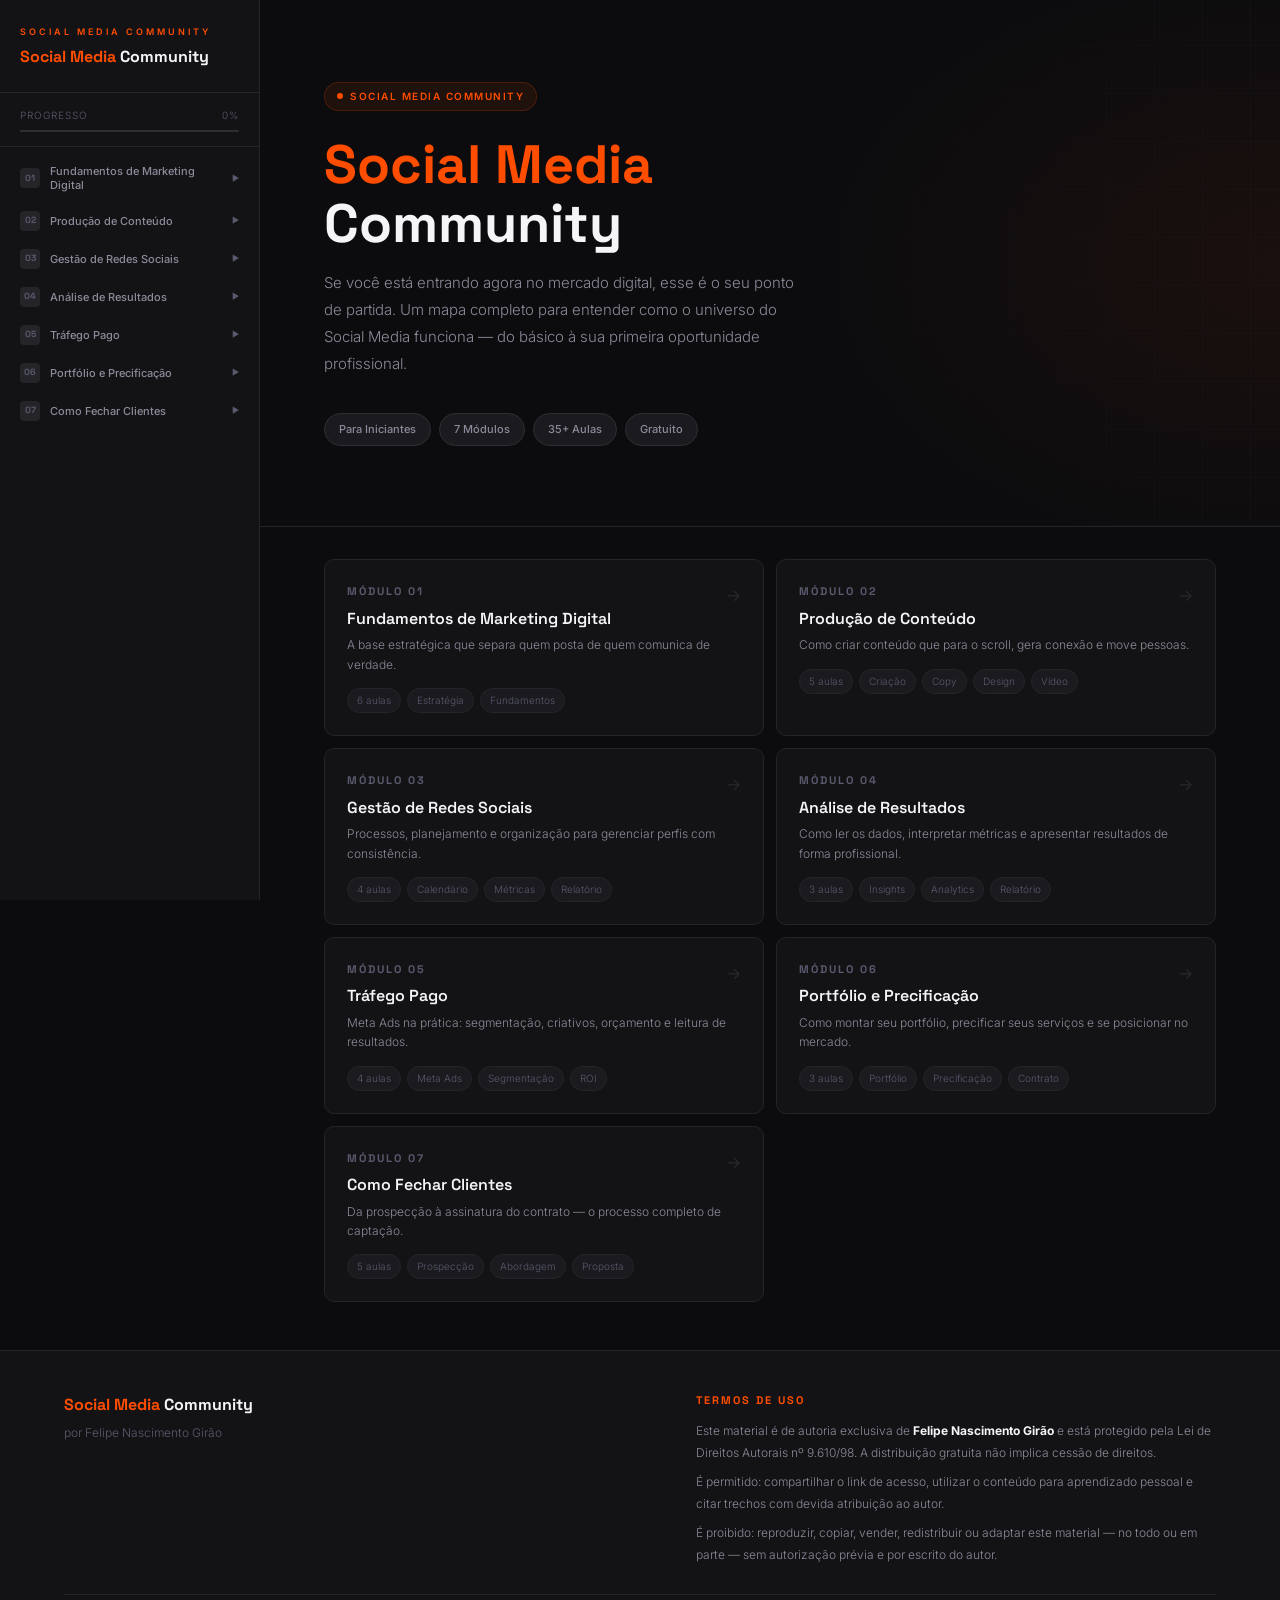
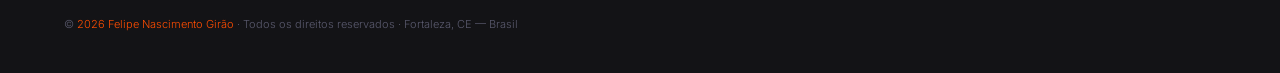
<file: index.html>
<!DOCTYPE html>
<html lang="pt-BR">
<head>
<meta charset="UTF-8">
<meta name="viewport" content="width=device-width, initial-scale=1.0">
<title>Social Media Community</title>
<link href="https://fonts.googleapis.com/css2?family=Inter:wght@300;400;500;600;700&family=Space+Grotesk:wght@400;500;600;700&display=swap" rel="stylesheet">
<link rel="stylesheet" href="index.css">
</head>
<body>

<!-- SIDEBAR -->
<nav class="sidebar" id="sidebar">
  <div class="sb-header">
    <div class="sb-eyebrow">Social Media Community</div>
    <div class="sb-title"><span>Social Media</span> Community</div>
  </div>
  <div class="sb-progress">
    <div class="sb-prog-label"><span>Progresso</span><span id="progPct">0%</span></div>
    <div class="sb-prog-bar"><div class="sb-prog-fill" id="progFill"></div></div>
  </div>
  <div class="sb-nav" id="sbNav"></div>
</nav>

<button class="mob-btn" onclick="document.getElementById('sidebar').classList.toggle('open')">
  <span></span><span></span><span></span>
</button>

<!-- MAIN -->
<main class="main" id="main">

  <!-- HOME -->
  <div id="page-home">
    <div class="hero">
      <div class="hero-noise"></div>
      <div class="hero-lines"></div>
      <div class="hero-content">
        <div class="hero-badge">Social Media Community</div>
        <h1><em>Social Media</em><br>Community</h1>
        <p class="hero-desc">Se você está entrando agora no mercado digital, esse é o seu ponto de partida. Um mapa completo para entender como o universo do Social Media funciona — do básico à sua primeira oportunidade profissional.</p>
        <div class="hero-pills">
          <span class="hero-pill">Para Iniciantes</span>
          <span class="hero-pill">7 Módulos</span>
          <span class="hero-pill">35+ Aulas</span>
          <span class="hero-pill">Gratuito</span>
        </div>
      </div>
    </div>
    <div class="home-modules" id="homeModules"></div>
  </div>

  <!-- MODULE PAGES geradas via JS -->
  <div id="modPages"></div>

  <!-- FINAL -->
  <div id="page-final" style="display:none;">
    <div class="final">
      <h2>Parabéns.<br><em>Você chegou até aqui.</em></h2>
      <p class="final-sub">Você terminou o seu mapa de entrada no mercado digital. Agora você sabe por onde começar, o que estudar e como dar os primeiros passos. O resto é execução.</p>
      <div class="final-steps">
        <div class="step"><span class="step-label">Essa semana</span><div class="step-title">Monte seu portfólio</div><p>Crie seu perfil profissional e organize um PDF com o trabalho que você já tem.</p></div>
        <div class="step"><span class="step-label">Esse mês</span><div class="step-title">Primeiro cliente pago</div><p>Prospecte ativamente. Pode ser pequeno — o importante é começar a cobrar.</p></div>
        <div class="step"><span class="step-label">Em 3 meses</span><div class="step-title">Projeto estruturado</div><p>2 clientes, 1 case documentado e sua proposta de consultoria pronta.</p></div>
      </div>
    </div>
  </div>

</main>

<script>
const MODULOS = [
  {
    id:'m1', num:'01', titulo:'Fundamentos de Marketing Digital',
    desc:'A base estratégica que separa quem posta de quem comunica de verdade.',
    chips:['6 aulas','Estratégia','Fundamentos'],
    aulas:[
      {
        t:'O que é Marketing Digital?',
        c:`<p>Antes de qualquer ferramenta, você precisa entender o <strong>raciocínio por trás de tudo</strong>.</p>
<div class="ql"><p>"Conectar a pessoa certa, com a mensagem certa, na hora certa."</p></div>
<p>Antes da internet, marketing era feito por TV, rádio e jornal. O problema? Era caro, impreciso e impossível de medir. Com o digital, tudo mudou:</p>
<ul class="bl">
  <li>Você fala <strong>exatamente</strong> com quem quer</li>
  <li>Gasta <strong>muito menos</strong> do que mídias tradicionais</li>
  <li>Consegue <strong>medir tudo</strong> em tempo real</li>
</ul>
<h3>O conceito mais importante</h3>
<p>Ninguém acorda querendo comprar um produto. As pessoas acordam com <strong>problemas, desejos e sonhos</strong>. O marketing conecta o que você oferece a isso.</p>
<div class="info-box"><div class="info-box-label">💡 Ponto prático</div><p>Quando você sobe um corte de vídeo, uma frase impactante ou um conteúdo de valor para o seu cliente — você está fazendo marketing digital. Mensagem certa, formato certo, audiência certa.</p></div>`
      },
      {
        t:'Persona: com quem você está falando?',
        c:`<p>Persona é a <strong>representação fictícia do cliente ideal</strong>. Um personagem que representa exatamente a pessoa que você quer atingir.</p>
<div class="ql"><p>"Marketing que fala pra todo mundo não fala pra ninguém."</p></div>
<h3>Como montar uma Persona</h3>
<ul class="bl">
  <li><strong>Informações básicas:</strong> Nome fictício, idade, cidade, profissão, renda aproximada</li>
  <li><strong>Comportamento digital:</strong> Quais redes usa? Que conteúdo consome? Em que horário fica no celular?</li>
  <li><strong>Dores e desejos:</strong> Qual o maior problema? O que ela sonha? O que a impede de avançar?</li>
</ul>
<h3>Exemplo de Persona</h3>
<table class="tb">
  <tr><th>Atributo</th><th>Descrição</th></tr>
  <tr><td>Perfil</td><td>38 anos, casada, 2 filhos, assistente administrativa</td></tr>
  <tr><td>Comportamento digital</td><td>Instagram e YouTube todo dia — manhã e noite</td></tr>
  <tr><td>Dor principal</td><td>Perdeu o entusiasmo, quer inspiração para o dia a dia</td></tr>
  <tr><td>Desejo</td><td>Conteúdo que faça sentido para a sua rotina real</td></tr>
</table>
<h3>O que muda na prática</h3>
<p>Com a persona definida você sabe quando postar, que tom usar, que assuntos abordar e o que evitar. <strong>Sem persona, você produz no escuro.</strong></p>`
      },
      {
        t:'Jornada do Cliente',
        c:`<p>É o <strong>caminho que uma pessoa percorre</strong> — do momento que nem te conhece até se tornar fã e te indicar. Ninguém compra de uma vez. Existe um processo.</p>
<h3>As 4 Etapas</h3>
<table class="tb">
  <tr><th>Etapa</th><th>O que acontece</th><th>Objetivo do conteúdo</th></tr>
  <tr><td><span class="tag tag-o">Descoberta</span></td><td>A pessoa te encontra por acaso</td><td>Chamar atenção, despertar curiosidade</td></tr>
  <tr><td><span class="tag tag-b">Reconhecimento</span></td><td>Percebe que tem uma dor</td><td>Gerar identificação e confiança</td></tr>
  <tr><td><span class="tag tag-y">Consideração</span></td><td>Considera te contratar</td><td>Mostrar autoridade e provas</td></tr>
  <tr><td><span class="tag tag-g">Decisão</span></td><td>Toma a decisão e age</td><td>Facilitar a ação com CTA claro</td></tr>
</table>
<div class="info-box"><div class="info-box-label">⚠️ Erro mais comum</div><p>A maioria dos perfis só produz conteúdo para quem <strong>já está dentro</strong> — etapas 3 e 4. Quando você entende a jornada, cria conteúdo que atrai pessoas novas — etapas 1 e 2. Isso faz o perfil crescer de verdade.</p></div>`
      },
      {
        t:'Funil de Vendas',
        c:`<p>É a <strong>representação visual da jornada</strong>. Chama-se funil porque entra muita gente em cima e vai afunilando até as pessoas que convertem. Isso é normal — o objetivo é trabalhar bem cada etapa.</p>
<table class="tb">
  <tr><th>Etapa</th><th>Sigla</th><th>Público</th><th>Conteúdo ideal</th></tr>
  <tr><td>Topo</td><td><span class="tag tag-o">ToFu</span></td><td>Muitos, baixo relacionamento</td><td>Reels, frases, vídeos curtos, memes</td></tr>
  <tr><td>Meio</td><td><span class="tag tag-b">MoFu</span></td><td>Médio, crescendo</td><td>Carrosséis, bastidores, lives, tutoriais</td></tr>
  <tr><td>Fundo</td><td><span class="tag tag-g">BoFu</span></td><td>Poucos, alto relacionamento</td><td>CTA direto, depoimentos, oferta</td></tr>
</table>
<div class="ql"><p>"Erro clássico: só produzir conteúdo de fundo de funil. Resultado? O perfil nunca cresce."</p></div>
<p>Apresentar o funil para um cliente é uma das suas <strong>maiores entregas</strong> — mostrar que eles precisam de conteúdo para cada etapa.</p>`
      },
      {
        t:'Orgânico x Pago',
        c:`<p><strong>Tráfego</strong> é o fluxo de pessoas que chegam até um perfil. Duas formas de gerar:</p>
<table class="tb">
  <tr><th></th><th>Orgânico</th><th>Pago</th></tr>
  <tr><td><b>O que é</b></td><td>Pessoas te encontram sem investimento</td><td>Você paga para distribuir o conteúdo</td></tr>
  <tr><td><b>Vantagem</b></td><td>Custo zero, audiência fiel, autoridade</td><td>Resultado imediato, segmentação precisa</td></tr>
  <tr><td><b>Desvantagem</b></td><td>Resultado lento, depende do algoritmo</td><td>Para quando o dinheiro acaba</td></tr>
  <tr><td><b>Canais</b></td><td>Feed, Reels, busca, indicação</td><td>Meta Ads, Google Ads, TikTok Ads</td></tr>
</table>
<div class="ql"><p>"Orgânico é como uma plantação — demora, mas é sustentável. Pago é como um cano de água — enquanto está aberto, a água flui."</p></div>
<p>O ideal é usar os dois juntos. O pago traz resultado rápido enquanto o orgânico é construído.</p>`
      },
      {
        t:'Como Funciona o Algoritmo?',
        c:`<p>Algoritmo é o <strong>sistema inteligente</strong> das redes que decide quem vai ver o quê. Missão: manter o usuário o máximo de tempo possível dentro da plataforma.</p>
<h3>Como ele avalia seu conteúdo</h3>
<ul class="bl">
  <li><strong>Entrega para uma amostra pequena</strong> — testa com poucos seguidores primeiro</li>
  <li><strong>Mede o desempenho</strong> — as pessoas pararam? Assistiram até o fim? Compartilharam?</li>
  <li><strong>Decide se amplifica</strong> — bom desempenho = mais entrega</li>
</ul>
<h3>O que o algoritmo valoriza</h3>
<table class="tb">
  <tr><th>Fator</th><th>Por que importa</th></tr>
  <tr><td>Tempo de visualização</td><td>Quanto mais tempo, mais relevante o conteúdo parece</td></tr>
  <tr><td>Compartilhamentos</td><td>O mais poderoso — leva para audiência nova</td></tr>
  <tr><td>Salvamentos</td><td>Sinal forte de conteúdo muito relevante</td></tr>
  <tr><td>Consistência</td><td>Perfis regulares recebem mais distribuição</td></tr>
</table>
<h3>Por plataforma</h3>
<div class="grid4">
  <div class="box"><span class="box-icon">📸</span><div class="box-title">Instagram</div><div class="box-desc">Prioriza Reels. Salvar e compartilhar valem mais que curtir.</div></div>
  <div class="box"><span class="box-icon">▶️</span><div class="box-title">YouTube</div><div class="box-desc">Tempo de visualização é o rei. CTR da thumbnail é crítico.</div></div>
  <div class="box"><span class="box-icon">🎵</span><div class="box-title">TikTok</div><div class="box-desc">O mais democrático. Qualquer perfil pode viralizar.</div></div>
  <div class="box"><span class="box-icon">👥</span><div class="box-title">Facebook</div><div class="box-desc">Alcance orgânico caiu. Grupos e comunidades ainda funcionam.</div></div>
</div>
<div class="ql"><p>"Não crie conteúdo para agradar o algoritmo. Crie para sua persona — o algoritmo vem como consequência."</p></div>`
      }
    ]
  },
  {
    id:'m2', num:'02', titulo:'Produção de Conteúdo',
    desc:'Como criar conteúdo que para o scroll, gera conexão e move pessoas.',
    chips:['5 aulas','Criação','Copy','Design','Vídeo'],
    aulas:[
      {
        t:'O que é Conteúdo Estratégico?',
        c:`<p>Conteúdo estratégico é qualquer material produzido com um <strong>objetivo claro</strong> — atrair, engajar, converter ou fidelizar. Não é postar por postar.</p>
<div class="ql"><p>"Amador posta o que aparece. Profissional posta o que planejou."</p></div>
<h3>Os 4 Pilares do Conteúdo</h3>
<table class="tb">
  <tr><th>Pilar</th><th>Objetivo</th><th>Exemplo prático</th></tr>
  <tr><td><span class="tag tag-o">Educar</span></td><td>Gera autoridade e confiança</td><td>"3 erros que negócios cometem nas redes"</td></tr>
  <tr><td><span class="tag tag-b">Entreter</span></td><td>Prende atenção, aumenta alcance</td><td>Bastidor descontraído, momento inusitado</td></tr>
  <tr><td><span class="tag tag-g">Inspirar</span></td><td>Gera emoção e compartilhamento</td><td>História real, resultado, frase impactante</td></tr>
  <tr><td><span class="tag tag-y">Converter</span></td><td>Chama para uma ação</td><td>Convite, oferta, link, DM, WhatsApp</td></tr>
</table>
<h3>Proporção recomendada</h3>
<ul class="bl">
  <li><strong>40%</strong> Educar</li>
  <li><strong>30%</strong> Inspirar</li>
  <li><strong>20%</strong> Entreter</li>
  <li><strong>10%</strong> Converter</li>
</ul>
<div class="info-box"><div class="info-box-label">💡 Pergunta obrigatória antes de criar</div><p>Esse conteúdo serve pra quem? Em que etapa da jornada essa pessoa está? Qual é o objetivo desse post? Se você não consegue responder — ainda não está pronto para criar.</p></div>`
      },
      {
        t:'Copywriting: Escrever pra Engajar',
        c:`<p>Copy é a <strong>arte de escrever com intenção</strong>. Não é escrever bonito — é escrever de um jeito que provoca uma reação: parar, curtir, comentar, compartilhar, clicar, comprar.</p>
<div class="ql"><p>"As pessoas não compram produtos. Elas compram transformações."</p></div>
<h3>As 3 Partes de um Bom Copy</h3>
<ul class="bl">
  <li><strong>Gancho:</strong> Para o scroll. É a primeira linha, o primeiro segundo do vídeo. Gera curiosidade, provoca identificação ou causa impacto emocional imediato.</li>
  <li><strong>Corpo:</strong> Desenvolve e gera valor. Direto, fluido, relevante. Use perguntas e conte histórias — narrativa prende mais que informação.</li>
  <li><strong>CTA (Call To Action):</strong> Chama para uma ação específica. Diga exatamente o que quer que a pessoa faça.</li>
</ul>
<h3>Fórmulas que Funcionam</h3>
<table class="tb">
  <tr><th>Fórmula</th><th>Exemplo</th></tr>
  <tr><td>Dor → Solução</td><td>"Seu perfil não cresce? O problema pode ser esse aqui."</td></tr>
  <tr><td>Curiosidade</td><td>"O erro que 90% dos negócios cometem nas redes."</td></tr>
  <tr><td>Identificação</td><td>"Se você já sentiu que seu esforço não está dando resultado, esse post é pra você."</td></tr>
  <tr><td>Transformação</td><td>"Como saí de 200 para 2.000 seguidores em 3 meses sem investir nada."</td></tr>
</table>
<h3>Exemplo Antes e Depois</h3>
<div class="vs">
  <div class="vs-box"><div class="vs-label bad">❌ Sem copy</div><p>"Mensagem de hoje. Que tenha um ótimo dia! #motivação #inspiração"</p></div>
  <div class="vs-box"><div class="vs-label good">✅ Com copy</div><p>"Tem dias que a vida pesa mais do que o normal.<br><br>Você carrega responsabilidades, cansaço — e ainda tenta manter o ritmo.<br><br>Mas deixa eu te falar uma coisa que mudou tudo.<br><br>👇 Assiste até o final."</p></div>
</div>`
      },
      {
        t:'Design: Artes que Param o Scroll',
        c:`<p>Design não é sobre ser bonito. Uma arte boa é aquela que faz a pessoa <strong>parar, olhar e agir</strong>.</p>
<h3>Os 5 Princípios Básicos</h3>
<ul class="bl">
  <li><strong>Hierarquia Visual:</strong> O mais importante aparece maior e mais destacado. Guie o olhar.</li>
  <li><strong>Contraste:</strong> Faz elementos se destacarem. Sem contraste, tudo vira massa visual confusa.</li>
  <li><strong>Espaço em Branco:</strong> Não é desperdício — é respiração visual. Direciona o foco.</li>
  <li><strong>Tipografia:</strong> A fonte comunica antes de a pessoa ler a palavra. Use no máximo 2 fontes por arte.</li>
  <li><strong>Paleta de Cores:</strong> 3 cores fixas — primária, secundária e neutra. Use sempre as mesmas para criar identidade.</li>
</ul>
<h3>Psicologia das Cores</h3>
<table class="tb">
  <tr><th>Cor</th><th>Transmite</th></tr>
  <tr><td>Azul</td><td>Confiança, calma, profissionalismo</td></tr>
  <tr><td>Vermelho</td><td>Urgência, energia, paixão</td></tr>
  <tr><td>Dourado / Amarelo</td><td>Otimismo, realeza, abundância</td></tr>
  <tr><td>Verde</td><td>Vida, esperança, crescimento</td></tr>
  <tr><td>Roxo</td><td>Criatividade, espiritualidade, nobreza</td></tr>
  <tr><td>Preto</td><td>Elegância, poder, sofisticação</td></tr>
</table>
<h3>Ferramentas Recomendadas</h3>
<div class="grid3">
  <div class="box"><span class="box-icon">🎨</span><div class="box-title">Canva</div><div class="box-desc">Comece aqui. Gratuito, intuitivo. Cobre 90% das necessidades.</div></div>
  <div class="box"><span class="box-icon">⚡</span><div class="box-title">Adobe Express</div><div class="box-desc">Alternativa gratuita ao Canva. Boa integração com outros produtos Adobe.</div></div>
  <div class="box"><span class="box-icon">🖥️</span><div class="box-title">Photoshop</div><div class="box-desc">Evolução profissional. Controle total, maior curva de aprendizado.</div></div>
</div>`
      },
      {
        t:'Edição de Vídeo: O Básico que Você Precisa Saber',
        c:`<p>Todas as plataformas priorizam vídeo. O algoritmo entrega mais vídeo do que qualquer outro formato porque ele <strong>prende atenção melhor</strong>.</p>
<h3>Ferramentas por Nível</h3>
<table class="tb">
  <tr><th>Nível</th><th>Ferramenta</th><th>Por quê usar</th></tr>
  <tr><td><span class="tag tag-o">Iniciante</span></td><td>CapCut</td><td>Gratuito, intuitivo, feito para redes. Legenda automática em segundos.</td></tr>
  <tr><td><span class="tag tag-b">Intermediário</span></td><td>DaVinci Resolve</td><td>Gratuito e profissional. Correção de cor avançada.</td></tr>
  <tr><td><span class="tag tag-g">Avançado</span></td><td>Adobe Premiere</td><td>Padrão da indústria. Integração com After Effects.</td></tr>
</table>
<h3>Os 5 Elementos de um Bom Vídeo</h3>
<ul class="bl">
  <li><strong>Gancho nos primeiros 3 segundos</strong> — se não prender, a pessoa passa. Comece no ponto mais impactante.</li>
  <li><strong>Ritmo de corte</strong> — elimine espaços mortos e pausas. Se pode tirar 2 segundos sem perder informação — tira.</li>
  <li><strong>Áudio limpo</strong> — áudio ruim destrói um vídeo bom. Invista em microfone antes da câmera.</li>
  <li><strong>Legenda</strong> — mais de 80% assistem sem som. É obrigatória.</li>
  <li><strong>Música de fundo</strong> — cria emoção. Use músicas liberadas para evitar problemas de direitos autorais.</li>
</ul>
<h3>Formatos Corretos por Plataforma</h3>
<table class="tb">
  <tr><th>Plataforma</th><th>Resolução</th><th>Proporção</th></tr>
  <tr><td>Instagram Reels</td><td>1080p</td><td>9:16 vertical</td></tr>
  <tr><td>Feed Instagram</td><td>1080p</td><td>1:1 ou 4:5</td></tr>
  <tr><td>YouTube Shorts</td><td>1080p</td><td>9:16 vertical</td></tr>
  <tr><td>YouTube</td><td>1080p ou 4K</td><td>16:9 horizontal</td></tr>
  <tr><td>TikTok</td><td>1080p</td><td>9:16 vertical</td></tr>
</table>`
      },
      {
        t:'Fotografia Básica: Luz, Enquadramento e Composição',
        c:`<p>Você não precisa ser fotógrafo profissional. Mas precisa saber o suficiente para <strong>orientar, reconhecer e selecionar</strong> boas fotos.</p>
<div class="ql"><p>"O Social Media é o diretor. Mesmo que não segure a câmera, ele sabe o que quer."</p></div>
<h3>Pilar 1 — Luz</h3>
<ul class="bl">
  <li><strong>Luz natural:</strong> a melhor e mais barata. Horário ideal = golden hour (nascer e pôr do sol)</li>
  <li><strong>Luz artificial:</strong> ring light para rostos, softbox para ambientes maiores</li>
  <li><strong>Regra:</strong> a luz deve vir de frente ou diagonal. Luz por trás = silhueta escura</li>
</ul>
<h3>Pilar 2 — Enquadramento</h3>
<ul class="bl">
  <li><strong>Regra dos terços:</strong> divida a imagem em grade 3x3. Posicione o sujeito nas interseções — não no centro</li>
  <li><strong>Espaço de respiro:</strong> deixe espaço no lado para onde a pessoa está olhando</li>
  <li><strong>Ângulos:</strong> altura dos olhos = natural; baixo pra cima = autoridade; cima pra baixo = intimidade</li>
</ul>
<h3>Pilar 3 — Composição</h3>
<ul class="bl">
  <li><strong>Linhas guia:</strong> use elementos do ambiente para guiar o olhar até o sujeito</li>
  <li><strong>Profundidade de campo:</strong> fundo desfocado destaca o sujeito — use modo retrato</li>
  <li><strong>Fundo limpo:</strong> sempre verifique o fundo antes de fotografar</li>
</ul>
<div class="info-box"><div class="info-box-label">🎯 Regra de ouro da edição</div><p>Edição boa é aquela que você não percebe. Se a pessoa fala "que edição bonita" — você exagerou. Se fala "que foto bonita" — você acertou.</p></div>`
      }
    ]
  },
  {
    id:'m3', num:'03', titulo:'Gestão de Redes Sociais',
    desc:'Processos, planejamento e organização para gerenciar perfis com consistência.',
    chips:['4 aulas','Calendário','Métricas','Relatório'],
    aulas:[
      {
        t:'Planejamento de Conteúdo e Calendário Editorial',
        c:`<p>Calendário Editorial é o <strong>planejamento organizado</strong> de tudo que vai ser postado — com data, horário, formato, tema e objetivo de cada post.</p>
<div class="ql"><p>"Amador posta quando lembra. Profissional posta quando planejou."</p></div>
<h3>Frequência Ideal por Formato</h3>
<table class="tb">
  <tr><th>Formato</th><th>Frequência recomendada</th></tr>
  <tr><td>Feed</td><td>3 a 4 vezes por semana</td></tr>
  <tr><td>Reels</td><td>2 a 3 vezes por semana</td></tr>
  <tr><td>Stories</td><td>Todos os dias</td></tr>
  <tr><td>YouTube</td><td>1 vez por semana</td></tr>
</table>
<h3>Exemplo de Grade Semanal</h3>
<table class="tb">
  <tr><th>Dia</th><th>Tema fixo</th></tr>
  <tr><td>Segunda</td><td>Motivação para a semana — frase ou reflexão</td></tr>
  <tr><td>Terça</td><td>Conteúdo educativo — carrossel</td></tr>
  <tr><td>Quarta</td><td>Conteúdo em vídeo — Reel</td></tr>
  <tr><td>Quinta</td><td>Bastidor ou momento da equipe</td></tr>
  <tr><td>Sexta</td><td>Convite ou CTA para o fim de semana</td></tr>
  <tr><td>Domingo</td><td>Registro ou encerramento da semana</td></tr>
</table>
<h3>Ferramentas de Agendamento</h3>
<ul class="bl">
  <li><strong>Meta Business Suite</strong> — gratuito, agenda para Instagram e Facebook</li>
  <li><strong>mLabs</strong> — pago, mais completo, relatórios integrados</li>
  <li><strong>Later</strong> — boa interface visual, plano gratuito disponível</li>
</ul>`
      },
      {
        t:'Métricas: O que Medir e o que Fazer com os Dados',
        c:`<p>Sem dados você trabalha no achismo. Com dados você toma decisão.</p>
<div class="ql"><p>"Intuição cria conteúdo. Dados aperfeiçoam."</p></div>
<table class="tb">
  <tr><th>Métrica</th><th>O que mede</th><th>Por que importa</th></tr>
  <tr><td>Alcance</td><td>Pessoas únicas que viram</td><td>Métrica de descoberta</td></tr>
  <tr><td>Impressões</td><td>Total de exibições</td><td>Sempre maior que alcance</td></tr>
  <tr><td>Engajamento</td><td>Soma de todas as interações</td><td>Métrica de conexão</td></tr>
  <tr><td>Taxa de Engajamento</td><td>(Eng ÷ Alcance) × 100</td><td>Acima de 3% = bom; 6% = excelente</td></tr>
  <tr><td>Salvamentos</td><td>Quem guardou o post</td><td>Sinal forte de conteúdo relevante</td></tr>
  <tr><td>Compartilhamentos</td><td>Quem enviou para outros</td><td>O mais poderoso para crescimento orgânico</td></tr>
</table>
<h3>Métricas de Vídeo</h3>
<ul class="bl">
  <li><strong>Tempo médio de visualização</strong> — quanto tempo as pessoas assistem em média</li>
  <li><strong>Taxa de retenção</strong> — porcentagem do vídeo assistida. Acima de 50% é muito bom</li>
  <li><strong>Plays</strong> — quantas vezes o vídeo foi reproduzido</li>
</ul>
<div class="info-box"><div class="info-box-label">📊 Como usar na prática</div><p>Todo mês analise: qual conteúdo teve mais alcance e por quê? Qual teve mais engajamento? Qual horário performou melhor? O perfil cresceu? Com base nisso, faça mais do que funcionou e abandone o que não funcionou.</p></div>`
      },
      {
        t:'Relatório de Resultados: Como Apresentar pro Cliente',
        c:`<p>O relatório é o que <strong>justifica seu trabalho e seu salário</strong>. Sem ele, o cliente não enxerga valor. Com ele, você prova o que entregou e fideliza.</p>
<h3>Estrutura do Relatório Mensal</h3>
<ul class="bl">
  <li><strong>Resumo executivo</strong> — visão geral em 3 a 5 linhas, linguagem simples e direta</li>
  <li><strong>Crescimento de seguidores</strong> — início vs. fim do mês em número e porcentagem</li>
  <li><strong>Alcance total</strong> — pessoas únicas impactadas no período</li>
  <li><strong>Engajamento</strong> — total de interações e taxa média</li>
  <li><strong>Top 3 conteúdos</strong> — prints dos que mais performaram com análise do porquê</li>
  <li><strong>O que não funcionou</strong> — honestidade é diferencial profissional</li>
  <li><strong>Estratégia para o próximo mês</strong> — ajustes, manutenções e oportunidades</li>
</ul>
<div class="info-box"><div class="info-box-label">💡 Dica de apresentação</div><p>O cliente não quer ler 10 páginas. Ele quer ver os números, entender o que significam e saber o que vem pela frente. Monte no Canva, Google Slides ou PowerPoint — visual, claro e objetivo.</p></div>`
      },
      {
        t:'Gestão de Múltiplos Clientes',
        c:`<p>Conforme você cresce, o desafio é gerenciar vários perfis sem perder qualidade. A resposta é <strong>organização</strong>.</p>
<h3>Estrutura Recomendada</h3>
<ul class="bl">
  <li><strong>Pasta por cliente no Google Drive</strong> — identidade visual, calendário, artes, relatórios e senhas</li>
  <li><strong>Notion ou Trello</strong> — visualize o status de cada entrega de cada cliente</li>
  <li><strong>Blocos de tempo</strong> — cada bloco dedicado a um cliente. Não fique pulando entre perfis</li>
</ul>
<h3>Capacidade por Dedicação</h3>
<table class="tb">
  <tr><th>Dedicação</th><th>Clientes que você consegue atender</th></tr>
  <tr><td>Meio período</td><td>2 a 3 clientes</td></tr>
  <tr><td>Período integral</td><td>4 a 6 clientes</td></tr>
  <tr><td>Com equipe</td><td>10 ou mais</td></tr>
</table>`
      }
    ]
  },
  {
    id:'m4', num:'04', titulo:'Análise de Resultados',
    desc:'Como ler os dados, interpretar métricas e apresentar resultados de forma profissional.',
    chips:['3 aulas','Insights','Analytics','Relatório'],
    aulas:[
      {
        t:'Instagram Insights na Prática',
        c:`<p>Acesse pelo menu do perfil em <strong>Insights</strong> ou clicando em qualquer post em "Ver insights". Disponível apenas para perfis profissionais e comerciais.</p>
<h3>O que Analisar</h3>
<ul class="bl">
  <li><strong>Visão geral:</strong> contas alcançadas, contas com engajamento, total de seguidores</li>
  <li><strong>Por post:</strong> alcance, impressões, curtidas, comentários, compartilhamentos, salvamentos</li>
  <li><strong>Audiência:</strong> faixa etária, gênero, localização, horários de maior atividade</li>
</ul>
<h3>Como Usar na Prática</h3>
<ul class="bl">
  <li>Horários de maior atividade → defina quando postar para maximizar o alcance</li>
  <li>Faixa etária e localização → valide se a persona bate com quem está seguindo</li>
  <li>Posts com mais salvamentos e compartilhamentos → replique o formato e o tema</li>
</ul>`
      },
      {
        t:'YouTube Analytics na Prática',
        c:`<p>O YouTube Analytics vai além de visualizações. As métricas aqui explicam <strong>por que um vídeo cresce</strong> — ou não.</p>
<table class="tb">
  <tr><th>Métrica</th><th>O que significa</th><th>Referência</th></tr>
  <tr><td>Tempo de exibição</td><td>Total de horas assistidas no canal</td><td>A mais importante para o algoritmo</td></tr>
  <tr><td>CTR</td><td>% que clicou na thumbnail</td><td>Abaixo de 2% = ruim; 5–10% = excelente</td></tr>
  <tr><td>Retenção de audiência</td><td>Onde as pessoas param de assistir</td><td>Acima de 50% é muito bom</td></tr>
  <tr><td>Fonte de tráfego</td><td>Como chegaram até o vídeo</td><td>Busca, sugestão, externo, direto</td></tr>
</table>
<div class="ql"><p>"Uma thumbnail ruim mata um vídeo bom antes dele começar."</p></div>
<p>Se existe uma queda brusca de retenção em determinado ponto — tem algo errado ali. Analise e corrija no próximo vídeo.</p>`
      },
      {
        t:'Como Montar um Relatório Profissional',
        c:`<p>Um relatório profissional diferencia um freela de uma agência. Ele mostra que você <strong>pensa estrategicamente</strong>, não só executa.</p>
<table class="tb">
  <tr><th>Seção</th><th>Conteúdo</th></tr>
  <tr><td>Capa</td><td>Nome do cliente, período, seu nome ou logo</td></tr>
  <tr><td>Resumo do mês</td><td>Principais números e conquistas em 3–5 linhas</td></tr>
  <tr><td>Crescimento</td><td>Gráfico de evolução de seguidores mês a mês</td></tr>
  <tr><td>Alcance e engajamento</td><td>Números com comparação ao mês anterior</td></tr>
  <tr><td>Top conteúdos</td><td>Print dos 3 melhores com análise do porquê funcionou</td></tr>
  <tr><td>Aprendizados</td><td>O que os dados ensinaram sobre a audiência</td></tr>
  <tr><td>Próximos passos</td><td>Estratégia e ajustes para o próximo mês</td></tr>
</table>
<h3>Ferramentas</h3>
<ul class="bl">
  <li><strong>Canva</strong> — apresentação visual e profissional</li>
  <li><strong>Google Slides</strong> — colaborativo e gratuito</li>
  <li><strong>PowerPoint</strong> — clássico e aceito por qualquer cliente</li>
</ul>`
      }
    ]
  },
  {
    id:'m5', num:'05', titulo:'Tráfego Pago',
    desc:'Meta Ads na prática: segmentação, criativos, orçamento e leitura de resultados.',
    chips:['4 aulas','Meta Ads','Segmentação','ROI'],
    aulas:[
      {
        t:'O que é Meta Ads e Como Funciona',
        c:`<p>Meta Ads é a <strong>plataforma de anúncios do Facebook e Instagram</strong>. Você paga para distribuir seu conteúdo para um público específico — definido por você com precisão.</p>
<h3>Tipos de Campanha</h3>
<table class="tb">
  <tr><th>Tipo</th><th>Objetivo</th><th>Métrica principal</th></tr>
  <tr><td>Reconhecimento</td><td>Fazer mais gente conhecer o perfil</td><td>Alcance e impressões</td></tr>
  <tr><td>Engajamento</td><td>Gerar curtidas, comentários e compartilhamentos</td><td>Interações</td></tr>
  <tr><td>Tráfego</td><td>Levar pessoas para um link externo</td><td>Cliques</td></tr>
  <tr><td>Conversão</td><td>Gerar ação específica (compra, cadastro)</td><td>Custo por resultado</td></tr>
</table>
<h3>Impulsionamento x Campanha</h3>
<div class="vs">
  <div class="vs-box"><div class="vs-label" style="color:var(--yellow)">Impulsionamento</div><p>Botão "promover" direto no post. Simples, rápido, limitado. Bom para começar e testar.</p></div>
  <div class="vs-box"><div class="vs-label good">Gerenciador de Anúncios</div><p>Nível profissional. Mais controle, mais opções de segmentação, mais resultado.</p></div>
</div>`
      },
      {
        t:'Segmentação de Público',
        c:`<p>Aqui está o maior diferencial do tráfego pago — você escolhe <strong>exatamente quem vai ver</strong> seu anúncio.</p>
<table class="tb">
  <tr><th>Tipo de público</th><th>Como funciona</th></tr>
  <tr><td><span class="tag tag-o">Público principal</span></td><td>Você define manualmente: idade, localização, interesses e comportamentos</td></tr>
  <tr><td><span class="tag tag-b">Público personalizado</span></td><td>Criado a partir de dados que você já tem: e-mails, visitantes do site, engajadores</td></tr>
  <tr><td><span class="tag tag-g">Lookalike</span></td><td>O Meta encontra pessoas parecidas com seu público personalizado. Extremamente poderoso para escalar.</td></tr>
</table>
<div class="info-box"><div class="info-box-label">💡 Exemplo de segmentação</div><p>Mulheres e homens, 25 a 55 anos, Fortaleza, interessados em "empreendedorismo", "marketing digital", "desenvolvimento pessoal" — ou qualquer nicho específico do seu cliente.</p></div>`
      },
      {
        t:'Criativo de Anúncio',
        c:`<p>O criativo é a peça do anúncio — imagem ou vídeo que a pessoa vai ver. É responsável por <strong>70% do resultado</strong> de uma campanha.</p>
<div class="ql"><p>"Você pode ter a melhor segmentação do mundo. Se o criativo for ruim, o anúncio não funciona."</p></div>
<h3>O que Faz um Bom Criativo</h3>
<ul class="bl">
  <li><strong>Parecer orgânico</strong> — anúncio que parece anúncio é ignorado automaticamente</li>
  <li><strong>Gancho forte</strong> — mesma regra do copy e do vídeo: os primeiros segundos são tudo</li>
  <li><strong>Mensagem clara</strong> — uma mensagem por anúncio, sem tentar falar tudo de uma vez</li>
  <li><strong>CTA explícito</strong> — diga exatamente o que a pessoa deve fazer: "Clique aqui", "Saiba mais", "Fale conosco"</li>
</ul>`
      },
      {
        t:'Orçamento e Resultados',
        c:`<p>Não existe valor mínimo ideal — existe o <strong>valor certo para o objetivo certo</strong>.</p>
<table class="tb">
  <tr><th>Objetivo</th><th>Investimento mínimo sugerido</th></tr>
  <tr><td>Testar um criativo</td><td>R$ 10 a R$ 20 por dia</td></tr>
  <tr><td>Campanha de engajamento</td><td>R$ 15 a R$ 30 por dia</td></tr>
  <tr><td>Campanha de conversão</td><td>R$ 30 a R$ 50 por dia</td></tr>
</table>
<h3>Métricas do Tráfego Pago</h3>
<table class="tb">
  <tr><th>Sigla</th><th>Nome</th><th>O que mede</th></tr>
  <tr><td><span class="tag tag-o">CPM</span></td><td>Custo por mil impressões</td><td>Se seu público está caro ou barato</td></tr>
  <tr><td><span class="tag tag-b">CPC</span></td><td>Custo por clique</td><td>Quanto custou cada clique</td></tr>
  <tr><td><span class="tag tag-g">CTR</span></td><td>Taxa de clique</td><td>Abaixo de 1% = criativo precisa melhorar</td></tr>
  <tr><td><span class="tag tag-y">CPR</span></td><td>Custo por resultado</td><td>Quanto custou cada lead ou venda</td></tr>
</table>
<div class="ql"><p>"Teste sempre. Nunca assuma que sabe o que vai funcionar. Deixa o dado te dizer — depois escala o vencedor."</p></div>`
      }
    ]
  },
  {
    id:'m6', num:'06', titulo:'Portfólio e Precificação',
    desc:'Como montar seu portfólio, precificar seus serviços e se posicionar no mercado.',
    chips:['3 aulas','Portfólio','Precificação','Contrato'],
    aulas:[
      {
        t:'Como Montar seu Portfólio do Zero',
        c:`<p>O portfólio é sua <strong>prova social profissional</strong>. Antes de te contratar, o cliente quer ver o que você já fez. E você provavelmente já tem material — o que fez para seus primeiros clientes já é portfólio.</p>
<h3>O que Incluir</h3>
<ul class="bl">
  <li><strong>Antes e depois</strong> — seguidores, alcance e engajamento antes vs. depois de você assumir</li>
  <li><strong>Peças criadas</strong> — prints das melhores artes, carrosséis e posts produzidos</li>
  <li><strong>Prints de métricas</strong> — alcance, engajamento e crescimento direto do Insights</li>
  <li><strong>Depoimento do cliente</strong> — um print ou texto elogiando seu trabalho vale ouro</li>
  <li><strong>Estratégias aplicadas</strong> — descreva brevemente o que fez e por quê funcionou</li>
</ul>
<h3>Formatos de Apresentação</h3>
<ul class="bl">
  <li><strong>PDF (comece aqui):</strong> simples, profissional, fácil de enviar. Monte no Canva.</li>
  <li><strong>Site:</strong> mais impressionante. Use Notion, Wix ou WordPress.</li>
  <li><strong>Instagram profissional:</strong> seu próprio perfil como social media.</li>
</ul>
<div class="info-box"><div class="info-box-label">💡 E se não tiver portfólio ainda?</div><p><strong>Opção 1:</strong> Use o que já fez — mesmo que tenha sido voluntário, o resultado é real.<br><br><strong>Opção 2:</strong> Crie cases fictícios — monte uma estratégia completa para um perfil que você admira. Isso demonstra competência mesmo sem cliente real.</p></div>`
      },
      {
        t:'Precificação: Quanto Cobrar',
        c:`<div class="ql"><p>"Preço baixo não atrai cliente bom. Atrai cliente problema."</p></div>
<h3>Modelos de Precificação</h3>
<ul class="bl">
  <li><strong>Por pacote mensal:</strong> conjunto de serviços por um valor fixo. O mais comum e previsível para você e para o cliente.</li>
  <li><strong>Por entrega:</strong> você cobra por post, arte ou vídeo. Bom para trabalhos pontuais.</li>
  <li><strong>Por resultado:</strong> porcentagem sobre o resultado gerado. Mais avançado e arriscado.</li>
</ul>
<h3>Referência de Pacotes para Começar</h3>
<table class="tb">
  <tr><th>Pacote</th><th>Valor / mês</th><th>O que inclui</th></tr>
  <tr><td><span class="tag tag-o">Básico</span></td><td>R$ 500 a R$ 800</td><td>12 posts, legendas, stories 3x/semana, 1 relatório</td></tr>
  <tr><td><span class="tag tag-b">Intermediário</span></td><td>R$ 1.200 a R$ 2.000</td><td>16 posts, 8 Reels, stories diários, gestão de comentários, relatório</td></tr>
  <tr><td><span class="tag tag-g">Completo</span></td><td>R$ 2.500 a R$ 4.000</td><td>Feed, Reels, stories, tráfego pago, relatório estratégico, reunião mensal</td></tr>
</table>
<p>Comece no básico. Entregue resultado. Aumente o preço no próximo contrato. Simples assim.</p>`
      },
      {
        t:'Contrato e Profissionalismo',
        c:`<p>Contrato protege <strong>você e o cliente</strong>. Define claramente o que está incluso, prazos e regras — sem margem para mal-entendidos.</p>
<h3>O que Incluir no Contrato</h3>
<ul class="bl">
  <li>Serviços inclusos no pacote e o que <strong>não</strong> está incluso</li>
  <li>Valor, forma e prazo de pagamento</li>
  <li>Prazo de entrega das artes e prazo de aprovação pelo cliente</li>
  <li>Regras de cancelamento e aviso prévio</li>
  <li>Direitos sobre o conteúdo produzido</li>
</ul>
<h3>Ferramentas</h3>
<ul class="bl">
  <li><strong>Juridoc</strong> — modelos de contrato gratuitos para freelancers</li>
  <li><strong>Google Docs</strong> — simples e fácil de assinar digitalmente</li>
  <li><strong>DocuSign</strong> — assinatura digital profissional com validade jurídica</li>
</ul>`
      }
    ]
  },
  {
    id:'m7', num:'07', titulo:'Como Fechar Clientes',
    desc:'Da prospecção à assinatura do contrato — o processo completo de captação.',
    chips:['5 aulas','Prospecção','Abordagem','Proposta'],
    aulas:[
      {
        t:'Onde Encontrar Clientes',
        c:`<p>O primeiro cliente está <strong>mais perto do que você pensa</strong>. Antes de ir para o mercado — olhe ao redor. Quem você conhece que precisa de gestão de redes sociais?</p>
<ul class="bl">
  <li>Comércios locais do seu bairro ou cidade</li>
  <li>Profissionais liberais — médicos, advogados, dentistas, coaches</li>
  <li>Organizações, igrejas, associações, ONGs</li>
  <li>Pequenos negócios da família ou de amigos próximos</li>
</ul>
<h3>Canais para Encontrar Clientes</h3>
<table class="tb">
  <tr><th>Canal</th><th>Como usar</th></tr>
  <tr><td>Instagram profissional</td><td>Crie seu perfil. Poste sobre marketing digital. Clientes te encontram.</td></tr>
  <tr><td>LinkedIn</td><td>Perfil atualizado com sua experiência. Conecte com empresários e líderes.</td></tr>
  <tr><td>Indicação</td><td>O canal mais poderoso. Um cliente satisfeito indica dois.</td></tr>
  <tr><td>Prospecção ativa</td><td>Identifique perfis que precisam de ajuda e entre em contato direto.</td></tr>
</table>`
      },
      {
        t:'Como Fazer a Abordagem',
        c:`<p>A abordagem certa é a diferença entre ser ignorado e abrir uma conversa.</p>
<div class="vs">
  <div class="vs-box"><div class="vs-label bad">❌ Não funciona</div><p>"Oi, faço gestão de redes sociais, tenho interesse em trabalhar com você, qual seu orçamento?"<br><br>Fria, genérica e focada em você. Ninguém responde isso.</p></div>
  <div class="vs-box"><div class="vs-label good">✅ Funciona</div><p>Antes de ofertar — <strong>entregue valor</strong>. Estude o perfil, faça um diagnóstico gratuito e aborde com ele em mãos.</p></div>
</div>
<h3>O Passo a Passo que Funciona</h3>
<ul class="bl">
  <li><strong>Passo 1 — Estude o perfil:</strong> analise o Instagram, o conteúdo e as métricas visíveis. Identifique o que está funcionando e o que pode melhorar.</li>
  <li><strong>Passo 2 — Faça um diagnóstico gratuito:</strong> prepare uma análise rápida com 3 pontos de melhoria. Isso mostra competência antes de qualquer conversa sobre preço.</li>
  <li><strong>Passo 3 — Aborde com o diagnóstico:</strong> "Identifiquei algumas oportunidades no seu perfil que poderiam aumentar significativamente seu alcance. Posso te enviar?"</li>
</ul>`
      },
      {
        t:'A Reunião de Apresentação',
        c:`<p>O objetivo da reunião não é vender. É <strong>entender o cliente</strong> e mostrar que você entende o problema dele.</p>
<div class="ql"><p>"Quem faz as perguntas certas parece mais inteligente do que quem fala muito."</p></div>
<h3>Perguntas Essenciais</h3>
<ul class="bl">
  <li>Qual o objetivo principal das redes sociais para você?</li>
  <li>Quem é seu público ideal?</li>
  <li>O que você já tentou que funcionou? E o que não funcionou?</li>
  <li>Qual resultado você esperaria ver em 3 meses?</li>
  <li>Você já trabalhou com algum profissional de comunicação antes?</li>
</ul>
<p>Com as respostas — você monta uma proposta <strong>personalizada</strong>, não genérica. Isso é o que fecha contrato.</p>`
      },
      {
        t:'A Proposta Comercial',
        c:`<p>Uma boa proposta mostra que você <strong>entendeu o problema</strong> e tem a solução certa para ele.</p>
<table class="tb">
  <tr><th>Seção</th><th>Conteúdo</th></tr>
  <tr><td>Diagnóstico</td><td>Mostra que você estudou o perfil e entendeu o problema</td></tr>
  <tr><td>Solução</td><td>O que você vai fazer — descrito de forma clara e objetiva</td></tr>
  <tr><td>Resultados esperados</td><td>O que o cliente pode esperar em 30, 60 e 90 dias</td></tr>
  <tr><td>Investimento</td><td>O valor do pacote. Apresente como investimento, não como custo.</td></tr>
  <tr><td>Próximos passos</td><td>O que acontece depois que ele disser sim</td></tr>
</table>
<div class="info-box"><div class="info-box-label">⚠️ Atenção</div><p>Seja realista nos resultados esperados. Não prometa o que não pode entregar. Prometer muito e entregar pouco destrói sua reputação. Prometer adequado e entregar mais fideliza para sempre.</p></div>`
      },
      {
        t:'O Projeto de Comunicação para Organizações',
        c:`<p>Esse é o seu <strong>produto especial</strong>. Você não chega como social media comum — você chega como <strong>consultor de comunicação</strong> que entende o ambiente por dentro e tem uma solução estruturada e escalável.</p>
<h3>O que o Projeto Inclui</h3>
<ul class="bl">
  <li><strong>Diagnóstico da comunicação atual</strong> — como está o departamento hoje? Tem equipe? Processos? Identidade visual?</li>
  <li><strong>Estruturação do departamento</strong> — setores ou células: operacional, design, redes sociais, planejamento estratégico</li>
  <li><strong>Identidade visual</strong> — paleta de cores, fontes e estilo padronizado</li>
  <li><strong>Estratégia de conteúdo</strong> — persona, calendário editorial, pilares de conteúdo, funil</li>
  <li><strong>Treinamento da equipe</strong> — você capacita quem já está lá, não faz tudo sozinho</li>
  <li><strong>Acompanhamento mensal</strong> — relatório, reunião estratégica e ajustes</li>
</ul>
<h3>Precificação do Projeto</h3>
<table class="tb">
  <tr><th>Serviço</th><th>Valor</th></tr>
  <tr><td>Projeto inicial de implantação</td><td>R$ 1.500 a R$ 3.000</td></tr>
  <tr><td>Acompanhamento mensal</td><td>R$ 800 a R$ 1.500 / mês</td></tr>
</table>
<h3>Como Chegar nos Clientes Certos</h3>
<ul class="bl">
  <li><strong>Pelo relacionamento</strong> — uma boa entrega gera indicação. Líderes conhecem líderes.</li>
  <li><strong>Pelo projeto piloto</strong> — ofereça o primeiro mês a valor simbólico, entregue resultado e use como case</li>
  <li><strong>Pela autoridade online</strong> — crie conteúdo sobre comunicação estratégica para organizações. Os clientes certos vão te encontrar.</li>
</ul>
<div class="ql"><p>"Você tem um diferencial que nenhuma agência tem: você conhece o ambiente por dentro. Isso vale mais do que qualquer certificado."</p></div>`
      }
    ]
  }
];

// ── BUILD SIDEBAR ──
function buildSidebar(){
  const nav = document.getElementById('sbNav');
  MODULOS.forEach((mod, mi) => {
    const wrap = document.createElement('div');
    wrap.className = 'sb-mod';
    const head = document.createElement('div');
    head.className = 'sb-mod-head';
    head.id = `sbh-${mi}`;
    head.innerHTML = `<div class="sb-mod-n">${mod.num}</div><div class="sb-mod-label">${mod.titulo}</div><span class="sb-mod-arrow">▶</span>`;
    const list = document.createElement('div');
    list.className = 'sb-aulas';
    list.id = `sbal-${mi}`;
    mod.aulas.forEach((aula, ai) => {
      const a = document.createElement('div');
      a.className = 'sb-aula';
      a.id = `sba-${mi}-${ai}`;
      a.textContent = aula.t;
      a.onclick = (e) => {
        e.stopPropagation();
        showMod(mi);
        setTimeout(() => openLesson(mi, ai), 50);
        if(window.innerWidth<=860) document.getElementById('sidebar').classList.remove('open');
      };
      list.appendChild(a);
    });
    head.onclick = () => {
      const open = list.classList.contains('open');
      list.classList.toggle('open', !open);
      head.classList.toggle('open', !open);
      if(!open) showMod(mi);
    };
    wrap.appendChild(head); wrap.appendChild(list);
    nav.appendChild(wrap);
  });
}

// ── BUILD HOME CARDS ──
function buildHome(){
  const area = document.getElementById('homeModules');
  MODULOS.forEach((mod, mi) => {
    const card = document.createElement('div');
    card.className = 'mod-card';
    card.innerHTML = `
      <div class="mc-num">Módulo ${mod.num}</div>
      <div class="mc-title">${mod.titulo}</div>
      <div class="mc-desc">${mod.desc}</div>
      <div class="mc-chips">${mod.chips.map(c=>`<span class="mc-chip">${c}</span>`).join('')}</div>
      <span class="mc-arrow">→</span>
    `;
    card.onclick = () => showMod(mi);
    area.appendChild(card);
  });
}

// ── BUILD MOD PAGES ──
function buildModPages(){
  const area = document.getElementById('modPages');
  MODULOS.forEach((mod, mi) => {
    const page = document.createElement('div');
    page.className = 'mod-page';
    page.id = `mod-${mi}`;

    const prevBtn = mi > 0 ? `<a class="btn-nav" onclick="showMod(${mi-1})">← Módulo ${MODULOS[mi-1].num}</a>` : `<a class="btn-nav" onclick="showHome()">← Início</a>`;
    const nextBtn = mi < MODULOS.length-1 ? `<a class="btn-nav primary" onclick="showMod(${mi+1})">Módulo ${MODULOS[mi+1].num} →</a>` : `<a class="btn-nav primary" onclick="showFinal()">Concluir Curso →</a>`;

    let lessonsHtml = '';
    mod.aulas.forEach((aula, ai) => {
      lessonsHtml += `
        <div class="lesson" id="lesson-${mi}-${ai}">
          <div class="lesson-head" id="lh-${mi}-${ai}" onclick="toggleLesson(${mi},${ai})">
            <div class="lesson-n">Aula ${String(ai+1).padStart(2,'0')}</div>
            <div class="lesson-title">${aula.t}</div>
            <span class="lesson-icon">▼</span>
          </div>
          <div class="lesson-body" id="lb-${mi}-${ai}">${aula.c}</div>
        </div>`;
    });

    page.innerHTML = `
      <div class="mod-hero">
        <div class="mod-hero-bg"></div>
        <div class="mod-eyebrow">Módulo ${mod.num} · ${mod.aulas.length} aulas</div>
        <div class="mod-h1">${mod.titulo}</div>
        <p style="font-size:14px;color:var(--text2);margin-top:10px;">${mod.desc}</p>
        <div class="mod-meta">${mod.chips.map(c=>`<span class="mod-chip">${c}</span>`).join('')}</div>
      </div>
      <div class="lessons">${lessonsHtml}</div>
      <div class="bottom-nav">${prevBtn}${nextBtn}</div>
    `;
    area.appendChild(page);
  });
}

// ── NAVIGATION ──
let currentMod = null;
let openedLessons = new Set();

function hideAll(){
  document.getElementById('page-home').style.display = 'none';
  document.getElementById('page-final').style.display = 'none';
  document.querySelectorAll('.mod-page').forEach(p => p.classList.remove('active'));
}

function showHome(){
  hideAll();
  document.getElementById('page-home').style.display = 'block';
  window.scrollTo(0,0);
  currentMod = null;
  updateSbActive(-1);
}

function showMod(mi){
  hideAll();
  const page = document.getElementById(`mod-${mi}`);
  page.classList.add('active');
  window.scrollTo(0,0);
  currentMod = mi;
  updateSbActive(mi);
  // expand sidebar for this module
  const list = document.getElementById(`sbal-${mi}`);
  const head = document.getElementById(`sbh-${mi}`);
  document.querySelectorAll('.sb-aulas').forEach(l => l.classList.remove('open'));
  document.querySelectorAll('.sb-mod-head').forEach(h => h.classList.remove('open','active'));
  list.classList.add('open');
  head.classList.add('open','active');
}

function showFinal(){
  hideAll();
  document.getElementById('page-final').style.display = 'block';
  window.scrollTo(0,0);
}

function updateSbActive(mi){
  document.querySelectorAll('.sb-mod-n').forEach(n => {
    n.closest('.sb-mod-head').classList.remove('active');
  });
  if(mi >= 0){
    document.getElementById(`sbh-${mi}`).classList.add('active');
  }
}

function toggleLesson(mi, ai){
  const head = document.getElementById(`lh-${mi}-${ai}`);
  const body = document.getElementById(`lb-${mi}-${ai}`);
  const isOpen = body.classList.contains('open');
  head.classList.toggle('open', !isOpen);
  body.classList.toggle('open', !isOpen);
  const key = `${mi}-${ai}`;
  if(!isOpen) openedLessons.add(key); else openedLessons.delete(key);
  // update sidebar aula
  const sba = document.getElementById(`sba-${mi}-${ai}`);
  if(sba) sba.classList.toggle('done', !isOpen);
  updateProgress();
}

function openLesson(mi, ai){
  const head = document.getElementById(`lh-${mi}-${ai}`);
  const body = document.getElementById(`lb-${mi}-${ai}`);
  if(!body.classList.contains('open')){
    head.classList.add('open');
    body.classList.add('open');
    openedLessons.add(`${mi}-${ai}`);
    const sba = document.getElementById(`sba-${mi}-${ai}`);
    if(sba) sba.classList.add('done');
    updateProgress();
  }
  setTimeout(() => {
    document.getElementById(`lesson-${mi}-${ai}`).scrollIntoView({behavior:'smooth',block:'start'});
  }, 100);
}

function updateProgress(){
  const total = MODULOS.reduce((s,m) => s + m.aulas.length, 0);
  const done = openedLessons.size;
  const pct = Math.round((done/total)*100);
  document.getElementById('progFill').style.width = pct + '%';
  document.getElementById('progPct').textContent = pct + '%';
}

// ── INIT ──
buildSidebar();
buildHome();
buildModPages();
</script>

<style>
.footer{
  border-top:1px solid var(--border);
  padding:40px 64px;
  background:var(--surface);
}
.footer-top{
  display:flex;justify-content:space-between;align-items:flex-start;
  gap:32px;flex-wrap:wrap;margin-bottom:28px;
}
.footer-brand .fb-name{
  font-family:'Space Grotesk',sans-serif;font-size:16px;font-weight:700;
  color:var(--white);margin-bottom:4px;
}
.footer-brand .fb-name span{color:var(--accent);}
.footer-brand .fb-sub{font-size:12px;color:var(--text3);}
.footer-terms{max-width:520px;}
.footer-terms h4{
  font-family:'Space Grotesk',sans-serif;font-size:11px;font-weight:700;
  letter-spacing:2px;text-transform:uppercase;color:var(--accent);
  margin-bottom:10px;
}
.footer-terms p{font-size:12px;color:var(--text2);line-height:1.8;margin-bottom:8px;}
.footer-terms p:last-child{margin-bottom:0;}
.footer-bottom{
  display:flex;justify-content:space-between;align-items:center;
  flex-wrap:wrap;gap:12px;
  padding-top:20px;border-top:1px solid var(--border);
}
.footer-copy{font-size:11px;color:var(--text3);}
.footer-copy span{color:var(--accent);}
.footer-badge{
  display:inline-flex;align-items:center;gap:6px;
  background:rgba(255,77,0,.06);border:1px solid rgba(255,77,0,.15);
  padding:4px 12px;border-radius:100px;
  font-size:10px;font-weight:600;color:var(--text3);
  letter-spacing:1px;
}
.footer-badge em{font-style:normal;color:var(--accent);}
@media(max-width:860px){
  .footer{padding:32px 20px;}
  .footer-top{flex-direction:column;}
  .footer-bottom{flex-direction:column;align-items:flex-start;}
}
</style>

<footer class="footer">
  <div class="footer-top">
    <div class="footer-brand">
      <div class="fb-name"><span>Social Media</span> Community</div>
      <div class="fb-sub">por Felipe Nascimento Girão</div>
    </div>
    <div class="footer-terms">
      <h4>Termos de Uso</h4>
      <p>Este material é de autoria exclusiva de <strong style="color:var(--white)">Felipe Nascimento Girão</strong> e está protegido pela Lei de Direitos Autorais nº 9.610/98. A distribuição gratuita não implica cessão de direitos.</p>
      <p>É permitido: compartilhar o link de acesso, utilizar o conteúdo para aprendizado pessoal e citar trechos com devida atribuição ao autor.</p>
      <p>É proibido: reproduzir, copiar, vender, redistribuir ou adaptar este material — no todo ou em parte — sem autorização prévia e por escrito do autor.</p>
    </div>
  </div>
  <div class="footer-bottom">
    <div class="footer-copy">
      © <span id="footerYear"></span> <span>Felipe Nascimento Girão</span> · Todos os direitos reservados · Fortaleza, CE — Brasil
    </div>

  </div>
</footer>

<script>document.getElementById('footerYear').textContent = new Date().getFullYear();</script>
</body>
</html>
</file>
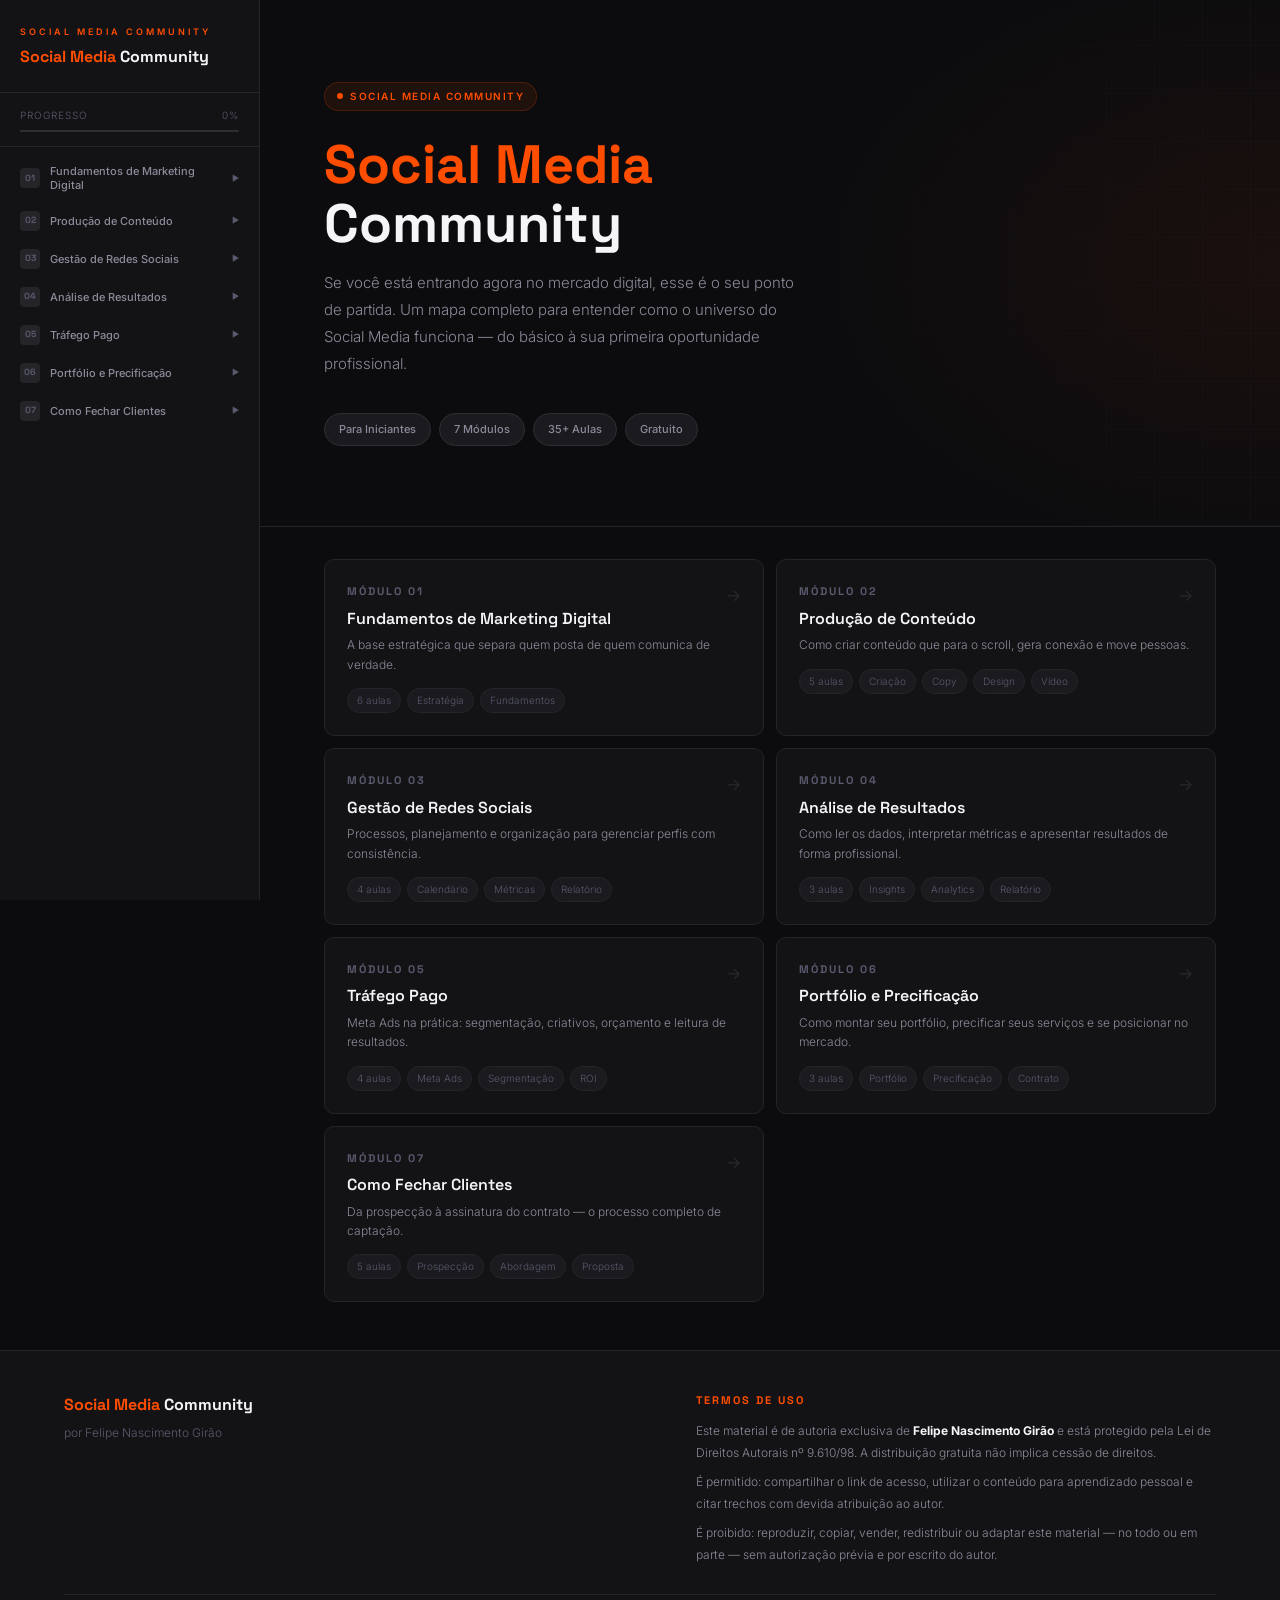
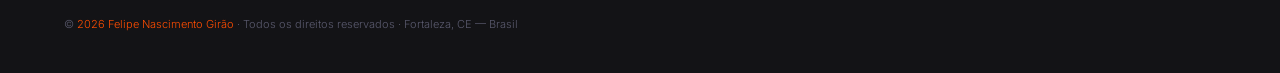
<file: social_media_community.html>
<!DOCTYPE html>
<html lang="pt-BR">
<head>
<meta charset="UTF-8">
<meta name="viewport" content="width=device-width, initial-scale=1.0">
<title>Social Media Community</title>
<link href="https://fonts.googleapis.com/css2?family=Inter:wght@300;400;500;600;700&family=Space+Grotesk:wght@400;500;600;700&display=swap" rel="stylesheet">
<style>
*{margin:0;padding:0;box-sizing:border-box;}
:root{
  --bg:#0c0c0e;
  --surface:#131316;
  --surface2:#1a1a1f;
  --border:#242429;
  --border2:#2e2e35;
  --accent:#ff4d00;
  --accent2:#ff7a3d;
  --text:#e8e8ec;
  --text2:#8b8b9a;
  --text3:#5a5a6e;
  --white:#f5f5f7;
  --green:#00d68f;
  --blue:#4f8ef7;
  --yellow:#f5c518;
}
html{scroll-behavior:smooth;}
body{background:var(--bg);color:var(--text);font-family:'Inter',sans-serif;font-weight:300;line-height:1.7;overflow-x:hidden;}

/* ===== SIDEBAR ===== */
.sidebar{
  position:fixed;left:0;top:0;bottom:0;width:260px;
  background:var(--surface);border-right:1px solid var(--border);
  overflow-y:auto;z-index:200;display:flex;flex-direction:column;
}
.sidebar::-webkit-scrollbar{width:3px;}
.sidebar::-webkit-scrollbar-thumb{background:var(--border2);}

.sb-header{padding:24px 20px;border-bottom:1px solid var(--border);}
.sb-eyebrow{font-size:9px;font-weight:600;letter-spacing:3px;text-transform:uppercase;color:var(--accent);margin-bottom:8px;}
.sb-title{font-family:'Space Grotesk',sans-serif;font-size:16px;font-weight:700;color:var(--white);line-height:1.3;}
.sb-title span{color:var(--accent);}

.sb-progress{padding:14px 20px;border-bottom:1px solid var(--border);}
.sb-prog-label{font-size:10px;color:var(--text3);letter-spacing:1px;text-transform:uppercase;margin-bottom:6px;display:flex;justify-content:space-between;}
.sb-prog-bar{height:2px;background:var(--border2);border-radius:1px;overflow:hidden;}
.sb-prog-fill{height:100%;background:linear-gradient(90deg,var(--accent),var(--yellow));width:0%;transition:width .4s;}

.sb-nav{flex:1;padding:8px 0;}
.sb-mod{cursor:pointer;}
.sb-mod-head{
  display:flex;align-items:center;gap:10px;
  padding:9px 20px;transition:background .15s;
}
.sb-mod-head:hover{background:var(--surface2);}
.sb-mod-n{
  width:20px;height:20px;border-radius:4px;background:var(--border);
  display:flex;align-items:center;justify-content:center;
  font-family:'Space Grotesk',sans-serif;font-size:9px;font-weight:700;
  color:var(--text3);flex-shrink:0;transition:all .15s;
}
.sb-mod-head:hover .sb-mod-n,.sb-mod-head.active .sb-mod-n{background:var(--accent);color:#fff;}
.sb-mod-label{font-size:11px;font-weight:500;color:var(--text2);flex:1;line-height:1.3;transition:color .15s;}
.sb-mod-head:hover .sb-mod-label,.sb-mod-head.active .sb-mod-label{color:var(--white);}
.sb-mod-arrow{font-size:8px;color:var(--text3);transition:transform .2s;}
.sb-mod-head.open .sb-mod-arrow{transform:rotate(90deg);}

.sb-aulas{display:none;padding:2px 0 6px;}
.sb-aulas.open{display:block;}
.sb-aula{
  display:block;padding:5px 20px 5px 50px;
  font-size:10.5px;color:var(--text3);cursor:pointer;
  transition:color .15s;position:relative;text-decoration:none;
}
.sb-aula::before{content:'–';position:absolute;left:36px;color:var(--border2);}
.sb-aula:hover{color:var(--text);}
.sb-aula.done{color:var(--accent);}
.sb-aula.done::before{color:var(--accent);}

/* ===== MAIN ===== */
.main{margin-left:260px;min-height:100vh;}

/* ===== HERO ===== */
.hero{
  position:relative;padding:80px 64px 80px;
  border-bottom:1px solid var(--border);overflow:hidden;
}
.hero-noise{
  position:absolute;inset:0;
  background:radial-gradient(ellipse 70% 90% at 100% 50%,rgba(255,77,0,.06) 0%,transparent 65%);
  pointer-events:none;
}
.hero-lines{
  position:absolute;right:0;top:0;bottom:0;width:50%;
  background-image:repeating-linear-gradient(0deg,var(--border) 0,var(--border) 1px,transparent 1px,transparent 48px),
    repeating-linear-gradient(90deg,var(--border) 0,var(--border) 1px,transparent 1px,transparent 48px);
  opacity:.2;
  mask-image:linear-gradient(to left,black 0%,transparent 100%);
}
.hero-content{position:relative;max-width:620px;}
.hero-badge{
  display:inline-flex;align-items:center;gap:7px;
  background:rgba(255,77,0,.08);border:1px solid rgba(255,77,0,.2);
  padding:5px 12px;border-radius:100px;
  font-size:10px;font-weight:600;color:var(--accent);
  letter-spacing:1.5px;text-transform:uppercase;margin-bottom:24px;
}
.hero-badge::before{content:'';width:6px;height:6px;border-radius:50%;background:var(--accent);}
.hero h1{
  font-family:'Space Grotesk',sans-serif;
  font-size:clamp(32px,4.5vw,54px);font-weight:700;
  color:var(--white);line-height:1.1;margin-bottom:16px;
}
.hero h1 em{font-style:normal;color:var(--accent);}
.hero-desc{font-size:15px;color:var(--text2);line-height:1.8;max-width:480px;margin-bottom:36px;}
.hero-pills{display:flex;gap:8px;flex-wrap:wrap;}
.hero-pill{
  background:var(--surface2);border:1px solid var(--border2);
  padding:6px 14px;border-radius:100px;
  font-size:11px;font-weight:500;color:var(--text2);
}

/* ===== MODULE PAGE ===== */
.mod-page{display:none;animation:fadeIn .3s ease;}
.mod-page.active{display:block;}
@keyframes fadeIn{from{opacity:0;transform:translateY(8px);}to{opacity:1;transform:translateY(0);}}

.mod-hero{
  padding:48px 64px 40px;border-bottom:1px solid var(--border);
  position:relative;overflow:hidden;
}
.mod-hero-bg{
  position:absolute;inset:0;
  background:radial-gradient(ellipse 50% 100% at 100% 50%,rgba(255,77,0,.05) 0%,transparent 70%);
  pointer-events:none;
}
.mod-eyebrow{
  font-size:9px;font-weight:600;letter-spacing:3px;
  text-transform:uppercase;color:var(--accent);margin-bottom:12px;
}
.mod-h1{
  font-family:'Space Grotesk',sans-serif;font-size:clamp(24px,3vw,38px);
  font-weight:700;color:var(--white);line-height:1.15;margin-bottom:12px;
}
.mod-meta{display:flex;gap:10px;flex-wrap:wrap;margin-top:16px;}
.mod-chip{
  background:var(--surface2);border:1px solid var(--border2);
  padding:4px 12px;border-radius:100px;font-size:10px;color:var(--text2);
}

/* ===== LESSONS ===== */
.lessons{padding:24px 64px 48px;}

.lesson{
  border:1px solid var(--border);border-radius:10px;
  margin-bottom:8px;overflow:hidden;transition:border-color .2s;
}
.lesson:hover{border-color:var(--border2);}

.lesson-head{
  display:flex;align-items:center;gap:14px;
  padding:16px 20px;cursor:pointer;transition:background .15s;
  user-select:none;
}
.lesson-head:hover{background:rgba(255,255,255,.02);}

.lesson-n{
  font-family:'Space Grotesk',sans-serif;font-size:9px;font-weight:700;
  letter-spacing:2px;color:var(--accent);background:rgba(255,77,0,.08);
  border:1px solid rgba(255,77,0,.15);padding:3px 8px;border-radius:4px;
  white-space:nowrap;flex-shrink:0;text-transform:uppercase;
}
.lesson-title{
  font-family:'Space Grotesk',sans-serif;font-size:14px;
  font-weight:600;color:var(--white);flex:1;
}
.lesson-icon{font-size:11px;color:var(--text3);transition:all .2s;flex-shrink:0;}
.lesson-head.open .lesson-icon{transform:rotate(180deg);color:var(--accent);}

.lesson-body{
  display:none;padding:4px 20px 24px;
  border-top:1px solid var(--border);
}
.lesson-body.open{display:block;}

/* ===== CONTENT STYLES ===== */
.lesson-body h3{
  font-family:'Space Grotesk',sans-serif;font-size:13px;font-weight:600;
  color:var(--white);margin:22px 0 10px;letter-spacing:.2px;
}
.lesson-body p{font-size:13.5px;color:var(--text);line-height:1.8;margin-bottom:10px;}
.lesson-body p b,.lesson-body p strong{color:var(--white);font-weight:500;}

.ql{
  margin:16px 0;padding:14px 16px;
  background:rgba(255,77,0,.05);border-left:2px solid var(--accent);
  border-radius:0 6px 6px 0;
}
.ql p{font-size:14px;color:var(--white);font-style:italic;margin:0;line-height:1.7;}

.bl{list-style:none;margin:10px 0;display:flex;flex-direction:column;gap:7px;}
.bl li{display:flex;gap:8px;font-size:13.5px;color:var(--text);line-height:1.6;align-items:flex-start;}
.bl li::before{content:'→';color:var(--accent);flex-shrink:0;font-size:12px;margin-top:2px;}
.bl li b,.bl li strong{color:var(--white);font-weight:500;}

.tb{width:100%;border-collapse:collapse;margin:14px 0;font-size:12.5px;}
.tb th{
  background:var(--surface2);padding:9px 12px;text-align:left;
  font-family:'Space Grotesk',sans-serif;font-size:9px;font-weight:700;
  letter-spacing:1.5px;color:var(--accent);text-transform:uppercase;
  border-bottom:1px solid var(--border);
}
.tb td{padding:9px 12px;border-bottom:1px solid var(--border);color:var(--text);vertical-align:top;line-height:1.5;}
.tb tr:last-child td{border-bottom:none;}
.tb tr:hover td{background:rgba(255,255,255,.015);}

.grid2{display:grid;grid-template-columns:1fr 1fr;gap:8px;margin:12px 0;}
.grid3{display:grid;grid-template-columns:repeat(3,1fr);gap:8px;margin:12px 0;}
.grid4{display:grid;grid-template-columns:repeat(4,1fr);gap:8px;margin:12px 0;}

.box{
  background:var(--surface2);border:1px solid var(--border);
  border-radius:8px;padding:14px;transition:border-color .2s;
}
.box:hover{border-color:var(--border2);}
.box-icon{font-size:18px;margin-bottom:8px;display:block;}
.box-title{font-family:'Space Grotesk',sans-serif;font-size:12px;font-weight:600;color:var(--white);margin-bottom:4px;}
.box-desc{font-size:11.5px;color:var(--text2);line-height:1.6;}

.info-box{
  background:var(--surface2);border:1px solid var(--border);
  border-radius:8px;padding:14px 16px;margin:12px 0;
}
.info-box-label{
  font-size:9px;font-weight:700;letter-spacing:2px;text-transform:uppercase;
  margin-bottom:8px;color:var(--yellow);
}
.info-box p{font-size:13px;color:var(--text);margin:0;line-height:1.7;}

.tag{display:inline-block;padding:2px 8px;border-radius:4px;font-size:10px;font-weight:600;}
.tag-o{background:rgba(255,77,0,.1);border:1px solid rgba(255,77,0,.2);color:var(--accent);}
.tag-b{background:rgba(79,142,247,.1);border:1px solid rgba(79,142,247,.2);color:var(--blue);}
.tag-g{background:rgba(0,214,143,.1);border:1px solid rgba(0,214,143,.2);color:var(--green);}
.tag-y{background:rgba(245,197,24,.1);border:1px solid rgba(245,197,24,.2);color:var(--yellow);}

.vs{display:grid;grid-template-columns:1fr 1fr;gap:8px;margin:12px 0;}
.vs-box{background:var(--surface2);border:1px solid var(--border);border-radius:8px;padding:14px;}
.vs-label{font-size:10px;font-weight:600;margin-bottom:8px;}
.vs-label.bad{color:#ff4d4d;}
.vs-label.good{color:var(--green);}
.vs-box p{font-size:12px;color:var(--text2);margin:0;line-height:1.7;}
.vs-box p b{color:var(--text);}

/* ===== NAV TABS ===== */
.mod-tabs{
  display:flex;gap:2px;padding:16px 64px 0;
  border-bottom:1px solid var(--border);overflow-x:auto;
}
.mod-tab{
  padding:10px 16px;font-size:12px;font-weight:500;color:var(--text3);
  cursor:pointer;border-bottom:2px solid transparent;white-space:nowrap;
  transition:all .15s;flex-shrink:0;
}
.mod-tab:hover{color:var(--text);}
.mod-tab.active{color:var(--white);border-bottom-color:var(--accent);}

/* ===== BOTTOM NAV ===== */
.bottom-nav{
  display:flex;justify-content:space-between;align-items:center;
  padding:24px 64px;border-top:1px solid var(--border);margin-top:8px;
}
.btn-nav{
  display:flex;align-items:center;gap:8px;
  background:var(--surface2);border:1px solid var(--border2);
  padding:10px 18px;border-radius:8px;cursor:pointer;
  font-size:12px;font-weight:500;color:var(--text2);
  transition:all .15s;text-decoration:none;
}
.btn-nav:hover{border-color:var(--accent);color:var(--white);}
.btn-nav.primary{background:var(--accent);border-color:var(--accent);color:#fff;}
.btn-nav.primary:hover{background:var(--accent2);}

/* ===== HOME ===== */
.home-modules{padding:32px 64px 48px;display:grid;grid-template-columns:1fr 1fr;gap:12px;}
.mod-card{
  background:var(--surface);border:1px solid var(--border);border-radius:10px;
  padding:22px;cursor:pointer;transition:all .2s;position:relative;overflow:hidden;
}
.mod-card::before{
  content:'';position:absolute;left:0;top:0;bottom:0;width:2px;
  background:var(--accent);transform:scaleY(0);transition:transform .2s;transform-origin:bottom;
}
.mod-card:hover{border-color:var(--border2);background:var(--surface2);}
.mod-card:hover::before{transform:scaleY(1);}
.mc-num{
  font-family:'Space Grotesk',sans-serif;font-size:11px;font-weight:700;
  color:var(--text3);letter-spacing:2px;text-transform:uppercase;margin-bottom:8px;
}
.mc-title{font-family:'Space Grotesk',sans-serif;font-size:16px;font-weight:600;color:var(--white);margin-bottom:6px;line-height:1.3;}
.mc-desc{font-size:12px;color:var(--text2);line-height:1.6;margin-bottom:14px;}
.mc-chips{display:flex;gap:6px;flex-wrap:wrap;}
.mc-chip{
  background:var(--surface2);border:1px solid var(--border);
  padding:3px 9px;border-radius:100px;font-size:10px;color:var(--text3);
}
.mc-arrow{
  position:absolute;top:22px;right:22px;
  font-size:16px;color:var(--border2);transition:color .2s;
}
.mod-card:hover .mc-arrow{color:var(--accent);}

/* ===== MOBILE ===== */
.mob-btn{display:none;position:fixed;top:14px;left:14px;z-index:300;
  background:var(--surface);border:1px solid var(--border);border-radius:7px;
  width:36px;height:36px;cursor:pointer;flex-direction:column;
  align-items:center;justify-content:center;gap:4px;}
.mob-btn span{display:block;width:15px;height:1.5px;background:var(--text2);}

@media(max-width:860px){
  .sidebar{transform:translateX(-100%);transition:transform .3s;}
  .sidebar.open{transform:translateX(0);}
  .main{margin-left:0;}
  .mob-btn{display:flex;}
  .hero,.mod-hero,.lessons,.home-modules,.bottom-nav,.mod-tabs{padding-left:20px;padding-right:20px;}
  .home-modules{grid-template-columns:1fr;}
  .grid2,.grid3,.grid4,.vs{grid-template-columns:1fr;}
}

/* ===== FINAL ===== */
.final{padding:80px 64px;text-align:center;position:relative;}
.final::before{content:'';position:absolute;inset:0;background:radial-gradient(ellipse 60% 60% at 50% 50%,rgba(255,77,0,.04),transparent 70%);pointer-events:none;}
.final h2{font-family:'Space Grotesk',sans-serif;font-size:36px;font-weight:700;color:var(--white);margin-bottom:10px;}
.final h2 em{font-style:normal;color:var(--accent);}
.final-sub{font-size:14px;color:var(--text2);max-width:420px;margin:0 auto 40px;line-height:1.8;}
.final-steps{display:grid;grid-template-columns:repeat(3,1fr);gap:12px;max-width:640px;margin:0 auto;}
.step{background:var(--surface);border:1px solid var(--border);border-radius:10px;padding:22px;text-align:left;transition:border-color .2s;}
.step:hover{border-color:var(--border2);}
.step-label{font-size:9px;font-weight:700;letter-spacing:2px;text-transform:uppercase;color:var(--accent);margin-bottom:8px;display:block;}
.step-title{font-family:'Space Grotesk',sans-serif;font-size:13px;font-weight:600;color:var(--white);margin-bottom:6px;}
.step p{font-size:11.5px;color:var(--text2);line-height:1.6;margin:0;}
</style>
</head>
<body>

<!-- SIDEBAR -->
<nav class="sidebar" id="sidebar">
  <div class="sb-header">
    <div class="sb-eyebrow">Social Media Community</div>
    <div class="sb-title"><span>Social Media</span> Community</div>
  </div>
  <div class="sb-progress">
    <div class="sb-prog-label"><span>Progresso</span><span id="progPct">0%</span></div>
    <div class="sb-prog-bar"><div class="sb-prog-fill" id="progFill"></div></div>
  </div>
  <div class="sb-nav" id="sbNav"></div>
</nav>

<button class="mob-btn" onclick="document.getElementById('sidebar').classList.toggle('open')">
  <span></span><span></span><span></span>
</button>

<!-- MAIN -->
<main class="main" id="main">

  <!-- HOME -->
  <div id="page-home">
    <div class="hero">
      <div class="hero-noise"></div>
      <div class="hero-lines"></div>
      <div class="hero-content">
        <div class="hero-badge">Social Media Community</div>
        <h1><em>Social Media</em><br>Community</h1>
        <p class="hero-desc">Se você está entrando agora no mercado digital, esse é o seu ponto de partida. Um mapa completo para entender como o universo do Social Media funciona — do básico à sua primeira oportunidade profissional.</p>
        <div class="hero-pills">
          <span class="hero-pill">Para Iniciantes</span>
          <span class="hero-pill">7 Módulos</span>
          <span class="hero-pill">35+ Aulas</span>
          <span class="hero-pill">Gratuito</span>
        </div>
      </div>
    </div>
    <div class="home-modules" id="homeModules"></div>
  </div>

  <!-- MODULE PAGES geradas via JS -->
  <div id="modPages"></div>

  <!-- FINAL -->
  <div id="page-final" style="display:none;">
    <div class="final">
      <h2>Parabéns.<br><em>Você chegou até aqui.</em></h2>
      <p class="final-sub">Você terminou o seu mapa de entrada no mercado digital. Agora você sabe por onde começar, o que estudar e como dar os primeiros passos. O resto é execução.</p>
      <div class="final-steps">
        <div class="step"><span class="step-label">Essa semana</span><div class="step-title">Monte seu portfólio</div><p>Crie seu perfil profissional e organize um PDF com o trabalho que você já tem.</p></div>
        <div class="step"><span class="step-label">Esse mês</span><div class="step-title">Primeiro cliente pago</div><p>Prospecte ativamente. Pode ser pequeno — o importante é começar a cobrar.</p></div>
        <div class="step"><span class="step-label">Em 3 meses</span><div class="step-title">Projeto estruturado</div><p>2 clientes, 1 case documentado e sua proposta de consultoria pronta.</p></div>
      </div>
    </div>
  </div>

</main>

<script>
const MODULOS = [
  {
    id:'m1', num:'01', titulo:'Fundamentos de Marketing Digital',
    desc:'A base estratégica que separa quem posta de quem comunica de verdade.',
    chips:['6 aulas','Estratégia','Fundamentos'],
    aulas:[
      {
        t:'O que é Marketing Digital?',
        c:`<p>Antes de qualquer ferramenta, você precisa entender o <strong>raciocínio por trás de tudo</strong>.</p>
<div class="ql"><p>"Conectar a pessoa certa, com a mensagem certa, na hora certa."</p></div>
<p>Antes da internet, marketing era feito por TV, rádio e jornal. O problema? Era caro, impreciso e impossível de medir. Com o digital, tudo mudou:</p>
<ul class="bl">
  <li>Você fala <strong>exatamente</strong> com quem quer</li>
  <li>Gasta <strong>muito menos</strong> do que mídias tradicionais</li>
  <li>Consegue <strong>medir tudo</strong> em tempo real</li>
</ul>
<h3>O conceito mais importante</h3>
<p>Ninguém acorda querendo comprar um produto. As pessoas acordam com <strong>problemas, desejos e sonhos</strong>. O marketing conecta o que você oferece a isso.</p>
<div class="info-box"><div class="info-box-label">💡 Ponto prático</div><p>Quando você sobe um corte de vídeo, uma frase impactante ou um conteúdo de valor para o seu cliente — você está fazendo marketing digital. Mensagem certa, formato certo, audiência certa.</p></div>`
      },
      {
        t:'Persona: com quem você está falando?',
        c:`<p>Persona é a <strong>representação fictícia do cliente ideal</strong>. Um personagem que representa exatamente a pessoa que você quer atingir.</p>
<div class="ql"><p>"Marketing que fala pra todo mundo não fala pra ninguém."</p></div>
<h3>Como montar uma Persona</h3>
<ul class="bl">
  <li><strong>Informações básicas:</strong> Nome fictício, idade, cidade, profissão, renda aproximada</li>
  <li><strong>Comportamento digital:</strong> Quais redes usa? Que conteúdo consome? Em que horário fica no celular?</li>
  <li><strong>Dores e desejos:</strong> Qual o maior problema? O que ela sonha? O que a impede de avançar?</li>
</ul>
<h3>Exemplo de Persona</h3>
<table class="tb">
  <tr><th>Atributo</th><th>Descrição</th></tr>
  <tr><td>Perfil</td><td>38 anos, casada, 2 filhos, assistente administrativa</td></tr>
  <tr><td>Comportamento digital</td><td>Instagram e YouTube todo dia — manhã e noite</td></tr>
  <tr><td>Dor principal</td><td>Perdeu o entusiasmo, quer inspiração para o dia a dia</td></tr>
  <tr><td>Desejo</td><td>Conteúdo que faça sentido para a sua rotina real</td></tr>
</table>
<h3>O que muda na prática</h3>
<p>Com a persona definida você sabe quando postar, que tom usar, que assuntos abordar e o que evitar. <strong>Sem persona, você produz no escuro.</strong></p>`
      },
      {
        t:'Jornada do Cliente',
        c:`<p>É o <strong>caminho que uma pessoa percorre</strong> — do momento que nem te conhece até se tornar fã e te indicar. Ninguém compra de uma vez. Existe um processo.</p>
<h3>As 4 Etapas</h3>
<table class="tb">
  <tr><th>Etapa</th><th>O que acontece</th><th>Objetivo do conteúdo</th></tr>
  <tr><td><span class="tag tag-o">Descoberta</span></td><td>A pessoa te encontra por acaso</td><td>Chamar atenção, despertar curiosidade</td></tr>
  <tr><td><span class="tag tag-b">Reconhecimento</span></td><td>Percebe que tem uma dor</td><td>Gerar identificação e confiança</td></tr>
  <tr><td><span class="tag tag-y">Consideração</span></td><td>Considera te contratar</td><td>Mostrar autoridade e provas</td></tr>
  <tr><td><span class="tag tag-g">Decisão</span></td><td>Toma a decisão e age</td><td>Facilitar a ação com CTA claro</td></tr>
</table>
<div class="info-box"><div class="info-box-label">⚠️ Erro mais comum</div><p>A maioria dos perfis só produz conteúdo para quem <strong>já está dentro</strong> — etapas 3 e 4. Quando você entende a jornada, cria conteúdo que atrai pessoas novas — etapas 1 e 2. Isso faz o perfil crescer de verdade.</p></div>`
      },
      {
        t:'Funil de Vendas',
        c:`<p>É a <strong>representação visual da jornada</strong>. Chama-se funil porque entra muita gente em cima e vai afunilando até as pessoas que convertem. Isso é normal — o objetivo é trabalhar bem cada etapa.</p>
<table class="tb">
  <tr><th>Etapa</th><th>Sigla</th><th>Público</th><th>Conteúdo ideal</th></tr>
  <tr><td>Topo</td><td><span class="tag tag-o">ToFu</span></td><td>Muitos, baixo relacionamento</td><td>Reels, frases, vídeos curtos, memes</td></tr>
  <tr><td>Meio</td><td><span class="tag tag-b">MoFu</span></td><td>Médio, crescendo</td><td>Carrosséis, bastidores, lives, tutoriais</td></tr>
  <tr><td>Fundo</td><td><span class="tag tag-g">BoFu</span></td><td>Poucos, alto relacionamento</td><td>CTA direto, depoimentos, oferta</td></tr>
</table>
<div class="ql"><p>"Erro clássico: só produzir conteúdo de fundo de funil. Resultado? O perfil nunca cresce."</p></div>
<p>Apresentar o funil para um cliente é uma das suas <strong>maiores entregas</strong> — mostrar que eles precisam de conteúdo para cada etapa.</p>`
      },
      {
        t:'Orgânico x Pago',
        c:`<p><strong>Tráfego</strong> é o fluxo de pessoas que chegam até um perfil. Duas formas de gerar:</p>
<table class="tb">
  <tr><th></th><th>Orgânico</th><th>Pago</th></tr>
  <tr><td><b>O que é</b></td><td>Pessoas te encontram sem investimento</td><td>Você paga para distribuir o conteúdo</td></tr>
  <tr><td><b>Vantagem</b></td><td>Custo zero, audiência fiel, autoridade</td><td>Resultado imediato, segmentação precisa</td></tr>
  <tr><td><b>Desvantagem</b></td><td>Resultado lento, depende do algoritmo</td><td>Para quando o dinheiro acaba</td></tr>
  <tr><td><b>Canais</b></td><td>Feed, Reels, busca, indicação</td><td>Meta Ads, Google Ads, TikTok Ads</td></tr>
</table>
<div class="ql"><p>"Orgânico é como uma plantação — demora, mas é sustentável. Pago é como um cano de água — enquanto está aberto, a água flui."</p></div>
<p>O ideal é usar os dois juntos. O pago traz resultado rápido enquanto o orgânico é construído.</p>`
      },
      {
        t:'Como Funciona o Algoritmo?',
        c:`<p>Algoritmo é o <strong>sistema inteligente</strong> das redes que decide quem vai ver o quê. Missão: manter o usuário o máximo de tempo possível dentro da plataforma.</p>
<h3>Como ele avalia seu conteúdo</h3>
<ul class="bl">
  <li><strong>Entrega para uma amostra pequena</strong> — testa com poucos seguidores primeiro</li>
  <li><strong>Mede o desempenho</strong> — as pessoas pararam? Assistiram até o fim? Compartilharam?</li>
  <li><strong>Decide se amplifica</strong> — bom desempenho = mais entrega</li>
</ul>
<h3>O que o algoritmo valoriza</h3>
<table class="tb">
  <tr><th>Fator</th><th>Por que importa</th></tr>
  <tr><td>Tempo de visualização</td><td>Quanto mais tempo, mais relevante o conteúdo parece</td></tr>
  <tr><td>Compartilhamentos</td><td>O mais poderoso — leva para audiência nova</td></tr>
  <tr><td>Salvamentos</td><td>Sinal forte de conteúdo muito relevante</td></tr>
  <tr><td>Consistência</td><td>Perfis regulares recebem mais distribuição</td></tr>
</table>
<h3>Por plataforma</h3>
<div class="grid4">
  <div class="box"><span class="box-icon">📸</span><div class="box-title">Instagram</div><div class="box-desc">Prioriza Reels. Salvar e compartilhar valem mais que curtir.</div></div>
  <div class="box"><span class="box-icon">▶️</span><div class="box-title">YouTube</div><div class="box-desc">Tempo de visualização é o rei. CTR da thumbnail é crítico.</div></div>
  <div class="box"><span class="box-icon">🎵</span><div class="box-title">TikTok</div><div class="box-desc">O mais democrático. Qualquer perfil pode viralizar.</div></div>
  <div class="box"><span class="box-icon">👥</span><div class="box-title">Facebook</div><div class="box-desc">Alcance orgânico caiu. Grupos e comunidades ainda funcionam.</div></div>
</div>
<div class="ql"><p>"Não crie conteúdo para agradar o algoritmo. Crie para sua persona — o algoritmo vem como consequência."</p></div>`
      }
    ]
  },
  {
    id:'m2', num:'02', titulo:'Produção de Conteúdo',
    desc:'Como criar conteúdo que para o scroll, gera conexão e move pessoas.',
    chips:['5 aulas','Criação','Copy','Design','Vídeo'],
    aulas:[
      {
        t:'O que é Conteúdo Estratégico?',
        c:`<p>Conteúdo estratégico é qualquer material produzido com um <strong>objetivo claro</strong> — atrair, engajar, converter ou fidelizar. Não é postar por postar.</p>
<div class="ql"><p>"Amador posta o que aparece. Profissional posta o que planejou."</p></div>
<h3>Os 4 Pilares do Conteúdo</h3>
<table class="tb">
  <tr><th>Pilar</th><th>Objetivo</th><th>Exemplo prático</th></tr>
  <tr><td><span class="tag tag-o">Educar</span></td><td>Gera autoridade e confiança</td><td>"3 erros que negócios cometem nas redes"</td></tr>
  <tr><td><span class="tag tag-b">Entreter</span></td><td>Prende atenção, aumenta alcance</td><td>Bastidor descontraído, momento inusitado</td></tr>
  <tr><td><span class="tag tag-g">Inspirar</span></td><td>Gera emoção e compartilhamento</td><td>História real, resultado, frase impactante</td></tr>
  <tr><td><span class="tag tag-y">Converter</span></td><td>Chama para uma ação</td><td>Convite, oferta, link, DM, WhatsApp</td></tr>
</table>
<h3>Proporção recomendada</h3>
<ul class="bl">
  <li><strong>40%</strong> Educar</li>
  <li><strong>30%</strong> Inspirar</li>
  <li><strong>20%</strong> Entreter</li>
  <li><strong>10%</strong> Converter</li>
</ul>
<div class="info-box"><div class="info-box-label">💡 Pergunta obrigatória antes de criar</div><p>Esse conteúdo serve pra quem? Em que etapa da jornada essa pessoa está? Qual é o objetivo desse post? Se você não consegue responder — ainda não está pronto para criar.</p></div>`
      },
      {
        t:'Copywriting: Escrever pra Engajar',
        c:`<p>Copy é a <strong>arte de escrever com intenção</strong>. Não é escrever bonito — é escrever de um jeito que provoca uma reação: parar, curtir, comentar, compartilhar, clicar, comprar.</p>
<div class="ql"><p>"As pessoas não compram produtos. Elas compram transformações."</p></div>
<h3>As 3 Partes de um Bom Copy</h3>
<ul class="bl">
  <li><strong>Gancho:</strong> Para o scroll. É a primeira linha, o primeiro segundo do vídeo. Gera curiosidade, provoca identificação ou causa impacto emocional imediato.</li>
  <li><strong>Corpo:</strong> Desenvolve e gera valor. Direto, fluido, relevante. Use perguntas e conte histórias — narrativa prende mais que informação.</li>
  <li><strong>CTA (Call To Action):</strong> Chama para uma ação específica. Diga exatamente o que quer que a pessoa faça.</li>
</ul>
<h3>Fórmulas que Funcionam</h3>
<table class="tb">
  <tr><th>Fórmula</th><th>Exemplo</th></tr>
  <tr><td>Dor → Solução</td><td>"Seu perfil não cresce? O problema pode ser esse aqui."</td></tr>
  <tr><td>Curiosidade</td><td>"O erro que 90% dos negócios cometem nas redes."</td></tr>
  <tr><td>Identificação</td><td>"Se você já sentiu que seu esforço não está dando resultado, esse post é pra você."</td></tr>
  <tr><td>Transformação</td><td>"Como saí de 200 para 2.000 seguidores em 3 meses sem investir nada."</td></tr>
</table>
<h3>Exemplo Antes e Depois</h3>
<div class="vs">
  <div class="vs-box"><div class="vs-label bad">❌ Sem copy</div><p>"Mensagem de hoje. Que tenha um ótimo dia! #motivação #inspiração"</p></div>
  <div class="vs-box"><div class="vs-label good">✅ Com copy</div><p>"Tem dias que a vida pesa mais do que o normal.<br><br>Você carrega responsabilidades, cansaço — e ainda tenta manter o ritmo.<br><br>Mas deixa eu te falar uma coisa que mudou tudo.<br><br>👇 Assiste até o final."</p></div>
</div>`
      },
      {
        t:'Design: Artes que Param o Scroll',
        c:`<p>Design não é sobre ser bonito. Uma arte boa é aquela que faz a pessoa <strong>parar, olhar e agir</strong>.</p>
<h3>Os 5 Princípios Básicos</h3>
<ul class="bl">
  <li><strong>Hierarquia Visual:</strong> O mais importante aparece maior e mais destacado. Guie o olhar.</li>
  <li><strong>Contraste:</strong> Faz elementos se destacarem. Sem contraste, tudo vira massa visual confusa.</li>
  <li><strong>Espaço em Branco:</strong> Não é desperdício — é respiração visual. Direciona o foco.</li>
  <li><strong>Tipografia:</strong> A fonte comunica antes de a pessoa ler a palavra. Use no máximo 2 fontes por arte.</li>
  <li><strong>Paleta de Cores:</strong> 3 cores fixas — primária, secundária e neutra. Use sempre as mesmas para criar identidade.</li>
</ul>
<h3>Psicologia das Cores</h3>
<table class="tb">
  <tr><th>Cor</th><th>Transmite</th></tr>
  <tr><td>Azul</td><td>Confiança, calma, profissionalismo</td></tr>
  <tr><td>Vermelho</td><td>Urgência, energia, paixão</td></tr>
  <tr><td>Dourado / Amarelo</td><td>Otimismo, realeza, abundância</td></tr>
  <tr><td>Verde</td><td>Vida, esperança, crescimento</td></tr>
  <tr><td>Roxo</td><td>Criatividade, espiritualidade, nobreza</td></tr>
  <tr><td>Preto</td><td>Elegância, poder, sofisticação</td></tr>
</table>
<h3>Ferramentas Recomendadas</h3>
<div class="grid3">
  <div class="box"><span class="box-icon">🎨</span><div class="box-title">Canva</div><div class="box-desc">Comece aqui. Gratuito, intuitivo. Cobre 90% das necessidades.</div></div>
  <div class="box"><span class="box-icon">⚡</span><div class="box-title">Adobe Express</div><div class="box-desc">Alternativa gratuita ao Canva. Boa integração com outros produtos Adobe.</div></div>
  <div class="box"><span class="box-icon">🖥️</span><div class="box-title">Photoshop</div><div class="box-desc">Evolução profissional. Controle total, maior curva de aprendizado.</div></div>
</div>`
      },
      {
        t:'Edição de Vídeo: O Básico que Você Precisa Saber',
        c:`<p>Todas as plataformas priorizam vídeo. O algoritmo entrega mais vídeo do que qualquer outro formato porque ele <strong>prende atenção melhor</strong>.</p>
<h3>Ferramentas por Nível</h3>
<table class="tb">
  <tr><th>Nível</th><th>Ferramenta</th><th>Por quê usar</th></tr>
  <tr><td><span class="tag tag-o">Iniciante</span></td><td>CapCut</td><td>Gratuito, intuitivo, feito para redes. Legenda automática em segundos.</td></tr>
  <tr><td><span class="tag tag-b">Intermediário</span></td><td>DaVinci Resolve</td><td>Gratuito e profissional. Correção de cor avançada.</td></tr>
  <tr><td><span class="tag tag-g">Avançado</span></td><td>Adobe Premiere</td><td>Padrão da indústria. Integração com After Effects.</td></tr>
</table>
<h3>Os 5 Elementos de um Bom Vídeo</h3>
<ul class="bl">
  <li><strong>Gancho nos primeiros 3 segundos</strong> — se não prender, a pessoa passa. Comece no ponto mais impactante.</li>
  <li><strong>Ritmo de corte</strong> — elimine espaços mortos e pausas. Se pode tirar 2 segundos sem perder informação — tira.</li>
  <li><strong>Áudio limpo</strong> — áudio ruim destrói um vídeo bom. Invista em microfone antes da câmera.</li>
  <li><strong>Legenda</strong> — mais de 80% assistem sem som. É obrigatória.</li>
  <li><strong>Música de fundo</strong> — cria emoção. Use músicas liberadas para evitar problemas de direitos autorais.</li>
</ul>
<h3>Formatos Corretos por Plataforma</h3>
<table class="tb">
  <tr><th>Plataforma</th><th>Resolução</th><th>Proporção</th></tr>
  <tr><td>Instagram Reels</td><td>1080p</td><td>9:16 vertical</td></tr>
  <tr><td>Feed Instagram</td><td>1080p</td><td>1:1 ou 4:5</td></tr>
  <tr><td>YouTube Shorts</td><td>1080p</td><td>9:16 vertical</td></tr>
  <tr><td>YouTube</td><td>1080p ou 4K</td><td>16:9 horizontal</td></tr>
  <tr><td>TikTok</td><td>1080p</td><td>9:16 vertical</td></tr>
</table>`
      },
      {
        t:'Fotografia Básica: Luz, Enquadramento e Composição',
        c:`<p>Você não precisa ser fotógrafo profissional. Mas precisa saber o suficiente para <strong>orientar, reconhecer e selecionar</strong> boas fotos.</p>
<div class="ql"><p>"O Social Media é o diretor. Mesmo que não segure a câmera, ele sabe o que quer."</p></div>
<h3>Pilar 1 — Luz</h3>
<ul class="bl">
  <li><strong>Luz natural:</strong> a melhor e mais barata. Horário ideal = golden hour (nascer e pôr do sol)</li>
  <li><strong>Luz artificial:</strong> ring light para rostos, softbox para ambientes maiores</li>
  <li><strong>Regra:</strong> a luz deve vir de frente ou diagonal. Luz por trás = silhueta escura</li>
</ul>
<h3>Pilar 2 — Enquadramento</h3>
<ul class="bl">
  <li><strong>Regra dos terços:</strong> divida a imagem em grade 3x3. Posicione o sujeito nas interseções — não no centro</li>
  <li><strong>Espaço de respiro:</strong> deixe espaço no lado para onde a pessoa está olhando</li>
  <li><strong>Ângulos:</strong> altura dos olhos = natural; baixo pra cima = autoridade; cima pra baixo = intimidade</li>
</ul>
<h3>Pilar 3 — Composição</h3>
<ul class="bl">
  <li><strong>Linhas guia:</strong> use elementos do ambiente para guiar o olhar até o sujeito</li>
  <li><strong>Profundidade de campo:</strong> fundo desfocado destaca o sujeito — use modo retrato</li>
  <li><strong>Fundo limpo:</strong> sempre verifique o fundo antes de fotografar</li>
</ul>
<div class="info-box"><div class="info-box-label">🎯 Regra de ouro da edição</div><p>Edição boa é aquela que você não percebe. Se a pessoa fala "que edição bonita" — você exagerou. Se fala "que foto bonita" — você acertou.</p></div>`
      }
    ]
  },
  {
    id:'m3', num:'03', titulo:'Gestão de Redes Sociais',
    desc:'Processos, planejamento e organização para gerenciar perfis com consistência.',
    chips:['4 aulas','Calendário','Métricas','Relatório'],
    aulas:[
      {
        t:'Planejamento de Conteúdo e Calendário Editorial',
        c:`<p>Calendário Editorial é o <strong>planejamento organizado</strong> de tudo que vai ser postado — com data, horário, formato, tema e objetivo de cada post.</p>
<div class="ql"><p>"Amador posta quando lembra. Profissional posta quando planejou."</p></div>
<h3>Frequência Ideal por Formato</h3>
<table class="tb">
  <tr><th>Formato</th><th>Frequência recomendada</th></tr>
  <tr><td>Feed</td><td>3 a 4 vezes por semana</td></tr>
  <tr><td>Reels</td><td>2 a 3 vezes por semana</td></tr>
  <tr><td>Stories</td><td>Todos os dias</td></tr>
  <tr><td>YouTube</td><td>1 vez por semana</td></tr>
</table>
<h3>Exemplo de Grade Semanal</h3>
<table class="tb">
  <tr><th>Dia</th><th>Tema fixo</th></tr>
  <tr><td>Segunda</td><td>Motivação para a semana — frase ou reflexão</td></tr>
  <tr><td>Terça</td><td>Conteúdo educativo — carrossel</td></tr>
  <tr><td>Quarta</td><td>Conteúdo em vídeo — Reel</td></tr>
  <tr><td>Quinta</td><td>Bastidor ou momento da equipe</td></tr>
  <tr><td>Sexta</td><td>Convite ou CTA para o fim de semana</td></tr>
  <tr><td>Domingo</td><td>Registro ou encerramento da semana</td></tr>
</table>
<h3>Ferramentas de Agendamento</h3>
<ul class="bl">
  <li><strong>Meta Business Suite</strong> — gratuito, agenda para Instagram e Facebook</li>
  <li><strong>mLabs</strong> — pago, mais completo, relatórios integrados</li>
  <li><strong>Later</strong> — boa interface visual, plano gratuito disponível</li>
</ul>`
      },
      {
        t:'Métricas: O que Medir e o que Fazer com os Dados',
        c:`<p>Sem dados você trabalha no achismo. Com dados você toma decisão.</p>
<div class="ql"><p>"Intuição cria conteúdo. Dados aperfeiçoam."</p></div>
<table class="tb">
  <tr><th>Métrica</th><th>O que mede</th><th>Por que importa</th></tr>
  <tr><td>Alcance</td><td>Pessoas únicas que viram</td><td>Métrica de descoberta</td></tr>
  <tr><td>Impressões</td><td>Total de exibições</td><td>Sempre maior que alcance</td></tr>
  <tr><td>Engajamento</td><td>Soma de todas as interações</td><td>Métrica de conexão</td></tr>
  <tr><td>Taxa de Engajamento</td><td>(Eng ÷ Alcance) × 100</td><td>Acima de 3% = bom; 6% = excelente</td></tr>
  <tr><td>Salvamentos</td><td>Quem guardou o post</td><td>Sinal forte de conteúdo relevante</td></tr>
  <tr><td>Compartilhamentos</td><td>Quem enviou para outros</td><td>O mais poderoso para crescimento orgânico</td></tr>
</table>
<h3>Métricas de Vídeo</h3>
<ul class="bl">
  <li><strong>Tempo médio de visualização</strong> — quanto tempo as pessoas assistem em média</li>
  <li><strong>Taxa de retenção</strong> — porcentagem do vídeo assistida. Acima de 50% é muito bom</li>
  <li><strong>Plays</strong> — quantas vezes o vídeo foi reproduzido</li>
</ul>
<div class="info-box"><div class="info-box-label">📊 Como usar na prática</div><p>Todo mês analise: qual conteúdo teve mais alcance e por quê? Qual teve mais engajamento? Qual horário performou melhor? O perfil cresceu? Com base nisso, faça mais do que funcionou e abandone o que não funcionou.</p></div>`
      },
      {
        t:'Relatório de Resultados: Como Apresentar pro Cliente',
        c:`<p>O relatório é o que <strong>justifica seu trabalho e seu salário</strong>. Sem ele, o cliente não enxerga valor. Com ele, você prova o que entregou e fideliza.</p>
<h3>Estrutura do Relatório Mensal</h3>
<ul class="bl">
  <li><strong>Resumo executivo</strong> — visão geral em 3 a 5 linhas, linguagem simples e direta</li>
  <li><strong>Crescimento de seguidores</strong> — início vs. fim do mês em número e porcentagem</li>
  <li><strong>Alcance total</strong> — pessoas únicas impactadas no período</li>
  <li><strong>Engajamento</strong> — total de interações e taxa média</li>
  <li><strong>Top 3 conteúdos</strong> — prints dos que mais performaram com análise do porquê</li>
  <li><strong>O que não funcionou</strong> — honestidade é diferencial profissional</li>
  <li><strong>Estratégia para o próximo mês</strong> — ajustes, manutenções e oportunidades</li>
</ul>
<div class="info-box"><div class="info-box-label">💡 Dica de apresentação</div><p>O cliente não quer ler 10 páginas. Ele quer ver os números, entender o que significam e saber o que vem pela frente. Monte no Canva, Google Slides ou PowerPoint — visual, claro e objetivo.</p></div>`
      },
      {
        t:'Gestão de Múltiplos Clientes',
        c:`<p>Conforme você cresce, o desafio é gerenciar vários perfis sem perder qualidade. A resposta é <strong>organização</strong>.</p>
<h3>Estrutura Recomendada</h3>
<ul class="bl">
  <li><strong>Pasta por cliente no Google Drive</strong> — identidade visual, calendário, artes, relatórios e senhas</li>
  <li><strong>Notion ou Trello</strong> — visualize o status de cada entrega de cada cliente</li>
  <li><strong>Blocos de tempo</strong> — cada bloco dedicado a um cliente. Não fique pulando entre perfis</li>
</ul>
<h3>Capacidade por Dedicação</h3>
<table class="tb">
  <tr><th>Dedicação</th><th>Clientes que você consegue atender</th></tr>
  <tr><td>Meio período</td><td>2 a 3 clientes</td></tr>
  <tr><td>Período integral</td><td>4 a 6 clientes</td></tr>
  <tr><td>Com equipe</td><td>10 ou mais</td></tr>
</table>`
      }
    ]
  },
  {
    id:'m4', num:'04', titulo:'Análise de Resultados',
    desc:'Como ler os dados, interpretar métricas e apresentar resultados de forma profissional.',
    chips:['3 aulas','Insights','Analytics','Relatório'],
    aulas:[
      {
        t:'Instagram Insights na Prática',
        c:`<p>Acesse pelo menu do perfil em <strong>Insights</strong> ou clicando em qualquer post em "Ver insights". Disponível apenas para perfis profissionais e comerciais.</p>
<h3>O que Analisar</h3>
<ul class="bl">
  <li><strong>Visão geral:</strong> contas alcançadas, contas com engajamento, total de seguidores</li>
  <li><strong>Por post:</strong> alcance, impressões, curtidas, comentários, compartilhamentos, salvamentos</li>
  <li><strong>Audiência:</strong> faixa etária, gênero, localização, horários de maior atividade</li>
</ul>
<h3>Como Usar na Prática</h3>
<ul class="bl">
  <li>Horários de maior atividade → defina quando postar para maximizar o alcance</li>
  <li>Faixa etária e localização → valide se a persona bate com quem está seguindo</li>
  <li>Posts com mais salvamentos e compartilhamentos → replique o formato e o tema</li>
</ul>`
      },
      {
        t:'YouTube Analytics na Prática',
        c:`<p>O YouTube Analytics vai além de visualizações. As métricas aqui explicam <strong>por que um vídeo cresce</strong> — ou não.</p>
<table class="tb">
  <tr><th>Métrica</th><th>O que significa</th><th>Referência</th></tr>
  <tr><td>Tempo de exibição</td><td>Total de horas assistidas no canal</td><td>A mais importante para o algoritmo</td></tr>
  <tr><td>CTR</td><td>% que clicou na thumbnail</td><td>Abaixo de 2% = ruim; 5–10% = excelente</td></tr>
  <tr><td>Retenção de audiência</td><td>Onde as pessoas param de assistir</td><td>Acima de 50% é muito bom</td></tr>
  <tr><td>Fonte de tráfego</td><td>Como chegaram até o vídeo</td><td>Busca, sugestão, externo, direto</td></tr>
</table>
<div class="ql"><p>"Uma thumbnail ruim mata um vídeo bom antes dele começar."</p></div>
<p>Se existe uma queda brusca de retenção em determinado ponto — tem algo errado ali. Analise e corrija no próximo vídeo.</p>`
      },
      {
        t:'Como Montar um Relatório Profissional',
        c:`<p>Um relatório profissional diferencia um freela de uma agência. Ele mostra que você <strong>pensa estrategicamente</strong>, não só executa.</p>
<table class="tb">
  <tr><th>Seção</th><th>Conteúdo</th></tr>
  <tr><td>Capa</td><td>Nome do cliente, período, seu nome ou logo</td></tr>
  <tr><td>Resumo do mês</td><td>Principais números e conquistas em 3–5 linhas</td></tr>
  <tr><td>Crescimento</td><td>Gráfico de evolução de seguidores mês a mês</td></tr>
  <tr><td>Alcance e engajamento</td><td>Números com comparação ao mês anterior</td></tr>
  <tr><td>Top conteúdos</td><td>Print dos 3 melhores com análise do porquê funcionou</td></tr>
  <tr><td>Aprendizados</td><td>O que os dados ensinaram sobre a audiência</td></tr>
  <tr><td>Próximos passos</td><td>Estratégia e ajustes para o próximo mês</td></tr>
</table>
<h3>Ferramentas</h3>
<ul class="bl">
  <li><strong>Canva</strong> — apresentação visual e profissional</li>
  <li><strong>Google Slides</strong> — colaborativo e gratuito</li>
  <li><strong>PowerPoint</strong> — clássico e aceito por qualquer cliente</li>
</ul>`
      }
    ]
  },
  {
    id:'m5', num:'05', titulo:'Tráfego Pago',
    desc:'Meta Ads na prática: segmentação, criativos, orçamento e leitura de resultados.',
    chips:['4 aulas','Meta Ads','Segmentação','ROI'],
    aulas:[
      {
        t:'O que é Meta Ads e Como Funciona',
        c:`<p>Meta Ads é a <strong>plataforma de anúncios do Facebook e Instagram</strong>. Você paga para distribuir seu conteúdo para um público específico — definido por você com precisão.</p>
<h3>Tipos de Campanha</h3>
<table class="tb">
  <tr><th>Tipo</th><th>Objetivo</th><th>Métrica principal</th></tr>
  <tr><td>Reconhecimento</td><td>Fazer mais gente conhecer o perfil</td><td>Alcance e impressões</td></tr>
  <tr><td>Engajamento</td><td>Gerar curtidas, comentários e compartilhamentos</td><td>Interações</td></tr>
  <tr><td>Tráfego</td><td>Levar pessoas para um link externo</td><td>Cliques</td></tr>
  <tr><td>Conversão</td><td>Gerar ação específica (compra, cadastro)</td><td>Custo por resultado</td></tr>
</table>
<h3>Impulsionamento x Campanha</h3>
<div class="vs">
  <div class="vs-box"><div class="vs-label" style="color:var(--yellow)">Impulsionamento</div><p>Botão "promover" direto no post. Simples, rápido, limitado. Bom para começar e testar.</p></div>
  <div class="vs-box"><div class="vs-label good">Gerenciador de Anúncios</div><p>Nível profissional. Mais controle, mais opções de segmentação, mais resultado.</p></div>
</div>`
      },
      {
        t:'Segmentação de Público',
        c:`<p>Aqui está o maior diferencial do tráfego pago — você escolhe <strong>exatamente quem vai ver</strong> seu anúncio.</p>
<table class="tb">
  <tr><th>Tipo de público</th><th>Como funciona</th></tr>
  <tr><td><span class="tag tag-o">Público principal</span></td><td>Você define manualmente: idade, localização, interesses e comportamentos</td></tr>
  <tr><td><span class="tag tag-b">Público personalizado</span></td><td>Criado a partir de dados que você já tem: e-mails, visitantes do site, engajadores</td></tr>
  <tr><td><span class="tag tag-g">Lookalike</span></td><td>O Meta encontra pessoas parecidas com seu público personalizado. Extremamente poderoso para escalar.</td></tr>
</table>
<div class="info-box"><div class="info-box-label">💡 Exemplo de segmentação</div><p>Mulheres e homens, 25 a 55 anos, Fortaleza, interessados em "empreendedorismo", "marketing digital", "desenvolvimento pessoal" — ou qualquer nicho específico do seu cliente.</p></div>`
      },
      {
        t:'Criativo de Anúncio',
        c:`<p>O criativo é a peça do anúncio — imagem ou vídeo que a pessoa vai ver. É responsável por <strong>70% do resultado</strong> de uma campanha.</p>
<div class="ql"><p>"Você pode ter a melhor segmentação do mundo. Se o criativo for ruim, o anúncio não funciona."</p></div>
<h3>O que Faz um Bom Criativo</h3>
<ul class="bl">
  <li><strong>Parecer orgânico</strong> — anúncio que parece anúncio é ignorado automaticamente</li>
  <li><strong>Gancho forte</strong> — mesma regra do copy e do vídeo: os primeiros segundos são tudo</li>
  <li><strong>Mensagem clara</strong> — uma mensagem por anúncio, sem tentar falar tudo de uma vez</li>
  <li><strong>CTA explícito</strong> — diga exatamente o que a pessoa deve fazer: "Clique aqui", "Saiba mais", "Fale conosco"</li>
</ul>`
      },
      {
        t:'Orçamento e Resultados',
        c:`<p>Não existe valor mínimo ideal — existe o <strong>valor certo para o objetivo certo</strong>.</p>
<table class="tb">
  <tr><th>Objetivo</th><th>Investimento mínimo sugerido</th></tr>
  <tr><td>Testar um criativo</td><td>R$ 10 a R$ 20 por dia</td></tr>
  <tr><td>Campanha de engajamento</td><td>R$ 15 a R$ 30 por dia</td></tr>
  <tr><td>Campanha de conversão</td><td>R$ 30 a R$ 50 por dia</td></tr>
</table>
<h3>Métricas do Tráfego Pago</h3>
<table class="tb">
  <tr><th>Sigla</th><th>Nome</th><th>O que mede</th></tr>
  <tr><td><span class="tag tag-o">CPM</span></td><td>Custo por mil impressões</td><td>Se seu público está caro ou barato</td></tr>
  <tr><td><span class="tag tag-b">CPC</span></td><td>Custo por clique</td><td>Quanto custou cada clique</td></tr>
  <tr><td><span class="tag tag-g">CTR</span></td><td>Taxa de clique</td><td>Abaixo de 1% = criativo precisa melhorar</td></tr>
  <tr><td><span class="tag tag-y">CPR</span></td><td>Custo por resultado</td><td>Quanto custou cada lead ou venda</td></tr>
</table>
<div class="ql"><p>"Teste sempre. Nunca assuma que sabe o que vai funcionar. Deixa o dado te dizer — depois escala o vencedor."</p></div>`
      }
    ]
  },
  {
    id:'m6', num:'06', titulo:'Portfólio e Precificação',
    desc:'Como montar seu portfólio, precificar seus serviços e se posicionar no mercado.',
    chips:['3 aulas','Portfólio','Precificação','Contrato'],
    aulas:[
      {
        t:'Como Montar seu Portfólio do Zero',
        c:`<p>O portfólio é sua <strong>prova social profissional</strong>. Antes de te contratar, o cliente quer ver o que você já fez. E você provavelmente já tem material — o que fez para seus primeiros clientes já é portfólio.</p>
<h3>O que Incluir</h3>
<ul class="bl">
  <li><strong>Antes e depois</strong> — seguidores, alcance e engajamento antes vs. depois de você assumir</li>
  <li><strong>Peças criadas</strong> — prints das melhores artes, carrosséis e posts produzidos</li>
  <li><strong>Prints de métricas</strong> — alcance, engajamento e crescimento direto do Insights</li>
  <li><strong>Depoimento do cliente</strong> — um print ou texto elogiando seu trabalho vale ouro</li>
  <li><strong>Estratégias aplicadas</strong> — descreva brevemente o que fez e por quê funcionou</li>
</ul>
<h3>Formatos de Apresentação</h3>
<ul class="bl">
  <li><strong>PDF (comece aqui):</strong> simples, profissional, fácil de enviar. Monte no Canva.</li>
  <li><strong>Site:</strong> mais impressionante. Use Notion, Wix ou WordPress.</li>
  <li><strong>Instagram profissional:</strong> seu próprio perfil como social media.</li>
</ul>
<div class="info-box"><div class="info-box-label">💡 E se não tiver portfólio ainda?</div><p><strong>Opção 1:</strong> Use o que já fez — mesmo que tenha sido voluntário, o resultado é real.<br><br><strong>Opção 2:</strong> Crie cases fictícios — monte uma estratégia completa para um perfil que você admira. Isso demonstra competência mesmo sem cliente real.</p></div>`
      },
      {
        t:'Precificação: Quanto Cobrar',
        c:`<div class="ql"><p>"Preço baixo não atrai cliente bom. Atrai cliente problema."</p></div>
<h3>Modelos de Precificação</h3>
<ul class="bl">
  <li><strong>Por pacote mensal:</strong> conjunto de serviços por um valor fixo. O mais comum e previsível para você e para o cliente.</li>
  <li><strong>Por entrega:</strong> você cobra por post, arte ou vídeo. Bom para trabalhos pontuais.</li>
  <li><strong>Por resultado:</strong> porcentagem sobre o resultado gerado. Mais avançado e arriscado.</li>
</ul>
<h3>Referência de Pacotes para Começar</h3>
<table class="tb">
  <tr><th>Pacote</th><th>Valor / mês</th><th>O que inclui</th></tr>
  <tr><td><span class="tag tag-o">Básico</span></td><td>R$ 500 a R$ 800</td><td>12 posts, legendas, stories 3x/semana, 1 relatório</td></tr>
  <tr><td><span class="tag tag-b">Intermediário</span></td><td>R$ 1.200 a R$ 2.000</td><td>16 posts, 8 Reels, stories diários, gestão de comentários, relatório</td></tr>
  <tr><td><span class="tag tag-g">Completo</span></td><td>R$ 2.500 a R$ 4.000</td><td>Feed, Reels, stories, tráfego pago, relatório estratégico, reunião mensal</td></tr>
</table>
<p>Comece no básico. Entregue resultado. Aumente o preço no próximo contrato. Simples assim.</p>`
      },
      {
        t:'Contrato e Profissionalismo',
        c:`<p>Contrato protege <strong>você e o cliente</strong>. Define claramente o que está incluso, prazos e regras — sem margem para mal-entendidos.</p>
<h3>O que Incluir no Contrato</h3>
<ul class="bl">
  <li>Serviços inclusos no pacote e o que <strong>não</strong> está incluso</li>
  <li>Valor, forma e prazo de pagamento</li>
  <li>Prazo de entrega das artes e prazo de aprovação pelo cliente</li>
  <li>Regras de cancelamento e aviso prévio</li>
  <li>Direitos sobre o conteúdo produzido</li>
</ul>
<h3>Ferramentas</h3>
<ul class="bl">
  <li><strong>Juridoc</strong> — modelos de contrato gratuitos para freelancers</li>
  <li><strong>Google Docs</strong> — simples e fácil de assinar digitalmente</li>
  <li><strong>DocuSign</strong> — assinatura digital profissional com validade jurídica</li>
</ul>`
      }
    ]
  },
  {
    id:'m7', num:'07', titulo:'Como Fechar Clientes',
    desc:'Da prospecção à assinatura do contrato — o processo completo de captação.',
    chips:['5 aulas','Prospecção','Abordagem','Proposta'],
    aulas:[
      {
        t:'Onde Encontrar Clientes',
        c:`<p>O primeiro cliente está <strong>mais perto do que você pensa</strong>. Antes de ir para o mercado — olhe ao redor. Quem você conhece que precisa de gestão de redes sociais?</p>
<ul class="bl">
  <li>Comércios locais do seu bairro ou cidade</li>
  <li>Profissionais liberais — médicos, advogados, dentistas, coaches</li>
  <li>Organizações, igrejas, associações, ONGs</li>
  <li>Pequenos negócios da família ou de amigos próximos</li>
</ul>
<h3>Canais para Encontrar Clientes</h3>
<table class="tb">
  <tr><th>Canal</th><th>Como usar</th></tr>
  <tr><td>Instagram profissional</td><td>Crie seu perfil. Poste sobre marketing digital. Clientes te encontram.</td></tr>
  <tr><td>LinkedIn</td><td>Perfil atualizado com sua experiência. Conecte com empresários e líderes.</td></tr>
  <tr><td>Indicação</td><td>O canal mais poderoso. Um cliente satisfeito indica dois.</td></tr>
  <tr><td>Prospecção ativa</td><td>Identifique perfis que precisam de ajuda e entre em contato direto.</td></tr>
</table>`
      },
      {
        t:'Como Fazer a Abordagem',
        c:`<p>A abordagem certa é a diferença entre ser ignorado e abrir uma conversa.</p>
<div class="vs">
  <div class="vs-box"><div class="vs-label bad">❌ Não funciona</div><p>"Oi, faço gestão de redes sociais, tenho interesse em trabalhar com você, qual seu orçamento?"<br><br>Fria, genérica e focada em você. Ninguém responde isso.</p></div>
  <div class="vs-box"><div class="vs-label good">✅ Funciona</div><p>Antes de ofertar — <strong>entregue valor</strong>. Estude o perfil, faça um diagnóstico gratuito e aborde com ele em mãos.</p></div>
</div>
<h3>O Passo a Passo que Funciona</h3>
<ul class="bl">
  <li><strong>Passo 1 — Estude o perfil:</strong> analise o Instagram, o conteúdo e as métricas visíveis. Identifique o que está funcionando e o que pode melhorar.</li>
  <li><strong>Passo 2 — Faça um diagnóstico gratuito:</strong> prepare uma análise rápida com 3 pontos de melhoria. Isso mostra competência antes de qualquer conversa sobre preço.</li>
  <li><strong>Passo 3 — Aborde com o diagnóstico:</strong> "Identifiquei algumas oportunidades no seu perfil que poderiam aumentar significativamente seu alcance. Posso te enviar?"</li>
</ul>`
      },
      {
        t:'A Reunião de Apresentação',
        c:`<p>O objetivo da reunião não é vender. É <strong>entender o cliente</strong> e mostrar que você entende o problema dele.</p>
<div class="ql"><p>"Quem faz as perguntas certas parece mais inteligente do que quem fala muito."</p></div>
<h3>Perguntas Essenciais</h3>
<ul class="bl">
  <li>Qual o objetivo principal das redes sociais para você?</li>
  <li>Quem é seu público ideal?</li>
  <li>O que você já tentou que funcionou? E o que não funcionou?</li>
  <li>Qual resultado você esperaria ver em 3 meses?</li>
  <li>Você já trabalhou com algum profissional de comunicação antes?</li>
</ul>
<p>Com as respostas — você monta uma proposta <strong>personalizada</strong>, não genérica. Isso é o que fecha contrato.</p>`
      },
      {
        t:'A Proposta Comercial',
        c:`<p>Uma boa proposta mostra que você <strong>entendeu o problema</strong> e tem a solução certa para ele.</p>
<table class="tb">
  <tr><th>Seção</th><th>Conteúdo</th></tr>
  <tr><td>Diagnóstico</td><td>Mostra que você estudou o perfil e entendeu o problema</td></tr>
  <tr><td>Solução</td><td>O que você vai fazer — descrito de forma clara e objetiva</td></tr>
  <tr><td>Resultados esperados</td><td>O que o cliente pode esperar em 30, 60 e 90 dias</td></tr>
  <tr><td>Investimento</td><td>O valor do pacote. Apresente como investimento, não como custo.</td></tr>
  <tr><td>Próximos passos</td><td>O que acontece depois que ele disser sim</td></tr>
</table>
<div class="info-box"><div class="info-box-label">⚠️ Atenção</div><p>Seja realista nos resultados esperados. Não prometa o que não pode entregar. Prometer muito e entregar pouco destrói sua reputação. Prometer adequado e entregar mais fideliza para sempre.</p></div>`
      },
      {
        t:'O Projeto de Comunicação para Organizações',
        c:`<p>Esse é o seu <strong>produto especial</strong>. Você não chega como social media comum — você chega como <strong>consultor de comunicação</strong> que entende o ambiente por dentro e tem uma solução estruturada e escalável.</p>
<h3>O que o Projeto Inclui</h3>
<ul class="bl">
  <li><strong>Diagnóstico da comunicação atual</strong> — como está o departamento hoje? Tem equipe? Processos? Identidade visual?</li>
  <li><strong>Estruturação do departamento</strong> — setores ou células: operacional, design, redes sociais, planejamento estratégico</li>
  <li><strong>Identidade visual</strong> — paleta de cores, fontes e estilo padronizado</li>
  <li><strong>Estratégia de conteúdo</strong> — persona, calendário editorial, pilares de conteúdo, funil</li>
  <li><strong>Treinamento da equipe</strong> — você capacita quem já está lá, não faz tudo sozinho</li>
  <li><strong>Acompanhamento mensal</strong> — relatório, reunião estratégica e ajustes</li>
</ul>
<h3>Precificação do Projeto</h3>
<table class="tb">
  <tr><th>Serviço</th><th>Valor</th></tr>
  <tr><td>Projeto inicial de implantação</td><td>R$ 1.500 a R$ 3.000</td></tr>
  <tr><td>Acompanhamento mensal</td><td>R$ 800 a R$ 1.500 / mês</td></tr>
</table>
<h3>Como Chegar nos Clientes Certos</h3>
<ul class="bl">
  <li><strong>Pelo relacionamento</strong> — uma boa entrega gera indicação. Líderes conhecem líderes.</li>
  <li><strong>Pelo projeto piloto</strong> — ofereça o primeiro mês a valor simbólico, entregue resultado e use como case</li>
  <li><strong>Pela autoridade online</strong> — crie conteúdo sobre comunicação estratégica para organizações. Os clientes certos vão te encontrar.</li>
</ul>
<div class="ql"><p>"Você tem um diferencial que nenhuma agência tem: você conhece o ambiente por dentro. Isso vale mais do que qualquer certificado."</p></div>`
      }
    ]
  }
];

// ── BUILD SIDEBAR ──
function buildSidebar(){
  const nav = document.getElementById('sbNav');
  MODULOS.forEach((mod, mi) => {
    const wrap = document.createElement('div');
    wrap.className = 'sb-mod';
    const head = document.createElement('div');
    head.className = 'sb-mod-head';
    head.id = `sbh-${mi}`;
    head.innerHTML = `<div class="sb-mod-n">${mod.num}</div><div class="sb-mod-label">${mod.titulo}</div><span class="sb-mod-arrow">▶</span>`;
    const list = document.createElement('div');
    list.className = 'sb-aulas';
    list.id = `sbal-${mi}`;
    mod.aulas.forEach((aula, ai) => {
      const a = document.createElement('div');
      a.className = 'sb-aula';
      a.id = `sba-${mi}-${ai}`;
      a.textContent = aula.t;
      a.onclick = (e) => {
        e.stopPropagation();
        showMod(mi);
        setTimeout(() => openLesson(mi, ai), 50);
        if(window.innerWidth<=860) document.getElementById('sidebar').classList.remove('open');
      };
      list.appendChild(a);
    });
    head.onclick = () => {
      const open = list.classList.contains('open');
      list.classList.toggle('open', !open);
      head.classList.toggle('open', !open);
      if(!open) showMod(mi);
    };
    wrap.appendChild(head); wrap.appendChild(list);
    nav.appendChild(wrap);
  });
}

// ── BUILD HOME CARDS ──
function buildHome(){
  const area = document.getElementById('homeModules');
  MODULOS.forEach((mod, mi) => {
    const card = document.createElement('div');
    card.className = 'mod-card';
    card.innerHTML = `
      <div class="mc-num">Módulo ${mod.num}</div>
      <div class="mc-title">${mod.titulo}</div>
      <div class="mc-desc">${mod.desc}</div>
      <div class="mc-chips">${mod.chips.map(c=>`<span class="mc-chip">${c}</span>`).join('')}</div>
      <span class="mc-arrow">→</span>
    `;
    card.onclick = () => showMod(mi);
    area.appendChild(card);
  });
}

// ── BUILD MOD PAGES ──
function buildModPages(){
  const area = document.getElementById('modPages');
  MODULOS.forEach((mod, mi) => {
    const page = document.createElement('div');
    page.className = 'mod-page';
    page.id = `mod-${mi}`;

    const prevBtn = mi > 0 ? `<a class="btn-nav" onclick="showMod(${mi-1})">← Módulo ${MODULOS[mi-1].num}</a>` : `<a class="btn-nav" onclick="showHome()">← Início</a>`;
    const nextBtn = mi < MODULOS.length-1 ? `<a class="btn-nav primary" onclick="showMod(${mi+1})">Módulo ${MODULOS[mi+1].num} →</a>` : `<a class="btn-nav primary" onclick="showFinal()">Concluir Curso →</a>`;

    let lessonsHtml = '';
    mod.aulas.forEach((aula, ai) => {
      lessonsHtml += `
        <div class="lesson" id="lesson-${mi}-${ai}">
          <div class="lesson-head" id="lh-${mi}-${ai}" onclick="toggleLesson(${mi},${ai})">
            <div class="lesson-n">Aula ${String(ai+1).padStart(2,'0')}</div>
            <div class="lesson-title">${aula.t}</div>
            <span class="lesson-icon">▼</span>
          </div>
          <div class="lesson-body" id="lb-${mi}-${ai}">${aula.c}</div>
        </div>`;
    });

    page.innerHTML = `
      <div class="mod-hero">
        <div class="mod-hero-bg"></div>
        <div class="mod-eyebrow">Módulo ${mod.num} · ${mod.aulas.length} aulas</div>
        <div class="mod-h1">${mod.titulo}</div>
        <p style="font-size:14px;color:var(--text2);margin-top:10px;">${mod.desc}</p>
        <div class="mod-meta">${mod.chips.map(c=>`<span class="mod-chip">${c}</span>`).join('')}</div>
      </div>
      <div class="lessons">${lessonsHtml}</div>
      <div class="bottom-nav">${prevBtn}${nextBtn}</div>
    `;
    area.appendChild(page);
  });
}

// ── NAVIGATION ──
let currentMod = null;
let openedLessons = new Set();

function hideAll(){
  document.getElementById('page-home').style.display = 'none';
  document.getElementById('page-final').style.display = 'none';
  document.querySelectorAll('.mod-page').forEach(p => p.classList.remove('active'));
}

function showHome(){
  hideAll();
  document.getElementById('page-home').style.display = 'block';
  window.scrollTo(0,0);
  currentMod = null;
  updateSbActive(-1);
}

function showMod(mi){
  hideAll();
  const page = document.getElementById(`mod-${mi}`);
  page.classList.add('active');
  window.scrollTo(0,0);
  currentMod = mi;
  updateSbActive(mi);
  // expand sidebar for this module
  const list = document.getElementById(`sbal-${mi}`);
  const head = document.getElementById(`sbh-${mi}`);
  document.querySelectorAll('.sb-aulas').forEach(l => l.classList.remove('open'));
  document.querySelectorAll('.sb-mod-head').forEach(h => h.classList.remove('open','active'));
  list.classList.add('open');
  head.classList.add('open','active');
}

function showFinal(){
  hideAll();
  document.getElementById('page-final').style.display = 'block';
  window.scrollTo(0,0);
}

function updateSbActive(mi){
  document.querySelectorAll('.sb-mod-n').forEach(n => {
    n.closest('.sb-mod-head').classList.remove('active');
  });
  if(mi >= 0){
    document.getElementById(`sbh-${mi}`).classList.add('active');
  }
}

function toggleLesson(mi, ai){
  const head = document.getElementById(`lh-${mi}-${ai}`);
  const body = document.getElementById(`lb-${mi}-${ai}`);
  const isOpen = body.classList.contains('open');
  head.classList.toggle('open', !isOpen);
  body.classList.toggle('open', !isOpen);
  const key = `${mi}-${ai}`;
  if(!isOpen) openedLessons.add(key); else openedLessons.delete(key);
  // update sidebar aula
  const sba = document.getElementById(`sba-${mi}-${ai}`);
  if(sba) sba.classList.toggle('done', !isOpen);
  updateProgress();
}

function openLesson(mi, ai){
  const head = document.getElementById(`lh-${mi}-${ai}`);
  const body = document.getElementById(`lb-${mi}-${ai}`);
  if(!body.classList.contains('open')){
    head.classList.add('open');
    body.classList.add('open');
    openedLessons.add(`${mi}-${ai}`);
    const sba = document.getElementById(`sba-${mi}-${ai}`);
    if(sba) sba.classList.add('done');
    updateProgress();
  }
  setTimeout(() => {
    document.getElementById(`lesson-${mi}-${ai}`).scrollIntoView({behavior:'smooth',block:'start'});
  }, 100);
}

function updateProgress(){
  const total = MODULOS.reduce((s,m) => s + m.aulas.length, 0);
  const done = openedLessons.size;
  const pct = Math.round((done/total)*100);
  document.getElementById('progFill').style.width = pct + '%';
  document.getElementById('progPct').textContent = pct + '%';
}

// ── INIT ──
buildSidebar();
buildHome();
buildModPages();
</script>

<style>
.footer{
  border-top:1px solid var(--border);
  padding:40px 64px;
  background:var(--surface);
}
.footer-top{
  display:flex;justify-content:space-between;align-items:flex-start;
  gap:32px;flex-wrap:wrap;margin-bottom:28px;
}
.footer-brand .fb-name{
  font-family:'Space Grotesk',sans-serif;font-size:16px;font-weight:700;
  color:var(--white);margin-bottom:4px;
}
.footer-brand .fb-name span{color:var(--accent);}
.footer-brand .fb-sub{font-size:12px;color:var(--text3);}
.footer-terms{max-width:520px;}
.footer-terms h4{
  font-family:'Space Grotesk',sans-serif;font-size:11px;font-weight:700;
  letter-spacing:2px;text-transform:uppercase;color:var(--accent);
  margin-bottom:10px;
}
.footer-terms p{font-size:12px;color:var(--text2);line-height:1.8;margin-bottom:8px;}
.footer-terms p:last-child{margin-bottom:0;}
.footer-bottom{
  display:flex;justify-content:space-between;align-items:center;
  flex-wrap:wrap;gap:12px;
  padding-top:20px;border-top:1px solid var(--border);
}
.footer-copy{font-size:11px;color:var(--text3);}
.footer-copy span{color:var(--accent);}
.footer-badge{
  display:inline-flex;align-items:center;gap:6px;
  background:rgba(255,77,0,.06);border:1px solid rgba(255,77,0,.15);
  padding:4px 12px;border-radius:100px;
  font-size:10px;font-weight:600;color:var(--text3);
  letter-spacing:1px;
}
.footer-badge em{font-style:normal;color:var(--accent);}
@media(max-width:860px){
  .footer{padding:32px 20px;}
  .footer-top{flex-direction:column;}
  .footer-bottom{flex-direction:column;align-items:flex-start;}
}
</style>

<footer class="footer">
  <div class="footer-top">
    <div class="footer-brand">
      <div class="fb-name"><span>Social Media</span> Community</div>
      <div class="fb-sub">por Felipe Nascimento Girão</div>
    </div>
    <div class="footer-terms">
      <h4>Termos de Uso</h4>
      <p>Este material é de autoria exclusiva de <strong style="color:var(--white)">Felipe Nascimento Girão</strong> e está protegido pela Lei de Direitos Autorais nº 9.610/98. A distribuição gratuita não implica cessão de direitos.</p>
      <p>É permitido: compartilhar o link de acesso, utilizar o conteúdo para aprendizado pessoal e citar trechos com devida atribuição ao autor.</p>
      <p>É proibido: reproduzir, copiar, vender, redistribuir ou adaptar este material — no todo ou em parte — sem autorização prévia e por escrito do autor.</p>
    </div>
  </div>
  <div class="footer-bottom">
    <div class="footer-copy">
      © <span id="footerYear"></span> <span>Felipe Nascimento Girão</span> · Todos os direitos reservados · Fortaleza, CE — Brasil
    </div>

  </div>
</footer>

<script>document.getElementById('footerYear').textContent = new Date().getFullYear();</script>
</body>
</html>
</file>
<file: index.css>
*{margin:0;padding:0;box-sizing:border-box;}
:root{
  --bg:#0c0c0e;
  --surface:#131316;
  --surface2:#1a1a1f;
  --border:#242429;
  --border2:#2e2e35;
  --accent:#ff4d00;
  --accent2:#ff7a3d;
  --text:#e8e8ec;
  --text2:#8b8b9a;
  --text3:#5a5a6e;
  --white:#f5f5f7;
  --green:#00d68f;
  --blue:#4f8ef7;
  --yellow:#f5c518;
}
html{scroll-behavior:smooth;}
body{background:var(--bg);color:var(--text);font-family:'Inter',sans-serif;font-weight:300;line-height:1.7;overflow-x:hidden;}

/* ===== SIDEBAR ===== */
.sidebar{
  position:fixed;left:0;top:0;bottom:0;width:260px;
  background:var(--surface);border-right:1px solid var(--border);
  overflow-y:auto;z-index:200;display:flex;flex-direction:column;
}
.sidebar::-webkit-scrollbar{width:3px;}
.sidebar::-webkit-scrollbar-thumb{background:var(--border2);}

.sb-header{padding:24px 20px;border-bottom:1px solid var(--border);}
.sb-eyebrow{font-size:9px;font-weight:600;letter-spacing:3px;text-transform:uppercase;color:var(--accent);margin-bottom:8px;}
.sb-title{font-family:'Space Grotesk',sans-serif;font-size:16px;font-weight:700;color:var(--white);line-height:1.3;}
.sb-title span{color:var(--accent);}

.sb-progress{padding:14px 20px;border-bottom:1px solid var(--border);}
.sb-prog-label{font-size:10px;color:var(--text3);letter-spacing:1px;text-transform:uppercase;margin-bottom:6px;display:flex;justify-content:space-between;}
.sb-prog-bar{height:2px;background:var(--border2);border-radius:1px;overflow:hidden;}
.sb-prog-fill{height:100%;background:linear-gradient(90deg,var(--accent),var(--yellow));width:0%;transition:width .4s;}

.sb-nav{flex:1;padding:8px 0;}
.sb-mod{cursor:pointer;}
.sb-mod-head{
  display:flex;align-items:center;gap:10px;
  padding:9px 20px;transition:background .15s;
}
.sb-mod-head:hover{background:var(--surface2);}
.sb-mod-n{
  width:20px;height:20px;border-radius:4px;background:var(--border);
  display:flex;align-items:center;justify-content:center;
  font-family:'Space Grotesk',sans-serif;font-size:9px;font-weight:700;
  color:var(--text3);flex-shrink:0;transition:all .15s;
}
.sb-mod-head:hover .sb-mod-n,.sb-mod-head.active .sb-mod-n{background:var(--accent);color:#fff;}
.sb-mod-label{font-size:11px;font-weight:500;color:var(--text2);flex:1;line-height:1.3;transition:color .15s;}
.sb-mod-head:hover .sb-mod-label,.sb-mod-head.active .sb-mod-label{color:var(--white);}
.sb-mod-arrow{font-size:8px;color:var(--text3);transition:transform .2s;}
.sb-mod-head.open .sb-mod-arrow{transform:rotate(90deg);}

.sb-aulas{display:none;padding:2px 0 6px;}
.sb-aulas.open{display:block;}
.sb-aula{
  display:block;padding:5px 20px 5px 50px;
  font-size:10.5px;color:var(--text3);cursor:pointer;
  transition:color .15s;position:relative;text-decoration:none;
}
.sb-aula::before{content:'–';position:absolute;left:36px;color:var(--border2);}
.sb-aula:hover{color:var(--text);}
.sb-aula.done{color:var(--accent);}
.sb-aula.done::before{color:var(--accent);}

/* ===== MAIN ===== */
.main{margin-left:260px;min-height:100vh;}

/* ===== HERO ===== */
.hero{
  position:relative;padding:80px 64px 80px;
  border-bottom:1px solid var(--border);overflow:hidden;
}
.hero-noise{
  position:absolute;inset:0;
  background:radial-gradient(ellipse 70% 90% at 100% 50%,rgba(255,77,0,.06) 0%,transparent 65%);
  pointer-events:none;
}
.hero-lines{
  position:absolute;right:0;top:0;bottom:0;width:50%;
  background-image:repeating-linear-gradient(0deg,var(--border) 0,var(--border) 1px,transparent 1px,transparent 48px),
    repeating-linear-gradient(90deg,var(--border) 0,var(--border) 1px,transparent 1px,transparent 48px);
  opacity:.2;
  mask-image:linear-gradient(to left,black 0%,transparent 100%);
}
.hero-content{position:relative;max-width:620px;}
.hero-badge{
  display:inline-flex;align-items:center;gap:7px;
  background:rgba(255,77,0,.08);border:1px solid rgba(255,77,0,.2);
  padding:5px 12px;border-radius:100px;
  font-size:10px;font-weight:600;color:var(--accent);
  letter-spacing:1.5px;text-transform:uppercase;margin-bottom:24px;
}
.hero-badge::before{content:'';width:6px;height:6px;border-radius:50%;background:var(--accent);}
.hero h1{
  font-family:'Space Grotesk',sans-serif;
  font-size:clamp(32px,4.5vw,54px);font-weight:700;
  color:var(--white);line-height:1.1;margin-bottom:16px;
}
.hero h1 em{font-style:normal;color:var(--accent);}
.hero-desc{font-size:15px;color:var(--text2);line-height:1.8;max-width:480px;margin-bottom:36px;}
.hero-pills{display:flex;gap:8px;flex-wrap:wrap;}
.hero-pill{
  background:var(--surface2);border:1px solid var(--border2);
  padding:6px 14px;border-radius:100px;
  font-size:11px;font-weight:500;color:var(--text2);
}

/* ===== MODULE PAGE ===== */
.mod-page{display:none;animation:fadeIn .3s ease;}
.mod-page.active{display:block;}
@keyframes fadeIn{from{opacity:0;transform:translateY(8px);}to{opacity:1;transform:translateY(0);}}

.mod-hero{
  padding:48px 64px 40px;border-bottom:1px solid var(--border);
  position:relative;overflow:hidden;
}
.mod-hero-bg{
  position:absolute;inset:0;
  background:radial-gradient(ellipse 50% 100% at 100% 50%,rgba(255,77,0,.05) 0%,transparent 70%);
  pointer-events:none;
}
.mod-eyebrow{
  font-size:9px;font-weight:600;letter-spacing:3px;
  text-transform:uppercase;color:var(--accent);margin-bottom:12px;
}
.mod-h1{
  font-family:'Space Grotesk',sans-serif;font-size:clamp(24px,3vw,38px);
  font-weight:700;color:var(--white);line-height:1.15;margin-bottom:12px;
}
.mod-meta{display:flex;gap:10px;flex-wrap:wrap;margin-top:16px;}
.mod-chip{
  background:var(--surface2);border:1px solid var(--border2);
  padding:4px 12px;border-radius:100px;font-size:10px;color:var(--text2);
}

/* ===== LESSONS ===== */
.lessons{padding:24px 64px 48px;}

.lesson{
  border:1px solid var(--border);border-radius:10px;
  margin-bottom:8px;overflow:hidden;transition:border-color .2s;
}
.lesson:hover{border-color:var(--border2);}

.lesson-head{
  display:flex;align-items:center;gap:14px;
  padding:16px 20px;cursor:pointer;transition:background .15s;
  user-select:none;
}
.lesson-head:hover{background:rgba(255,255,255,.02);}

.lesson-n{
  font-family:'Space Grotesk',sans-serif;font-size:9px;font-weight:700;
  letter-spacing:2px;color:var(--accent);background:rgba(255,77,0,.08);
  border:1px solid rgba(255,77,0,.15);padding:3px 8px;border-radius:4px;
  white-space:nowrap;flex-shrink:0;text-transform:uppercase;
}
.lesson-title{
  font-family:'Space Grotesk',sans-serif;font-size:14px;
  font-weight:600;color:var(--white);flex:1;
}
.lesson-icon{font-size:11px;color:var(--text3);transition:all .2s;flex-shrink:0;}
.lesson-head.open .lesson-icon{transform:rotate(180deg);color:var(--accent);}

.lesson-body{
  display:none;padding:4px 20px 24px;
  border-top:1px solid var(--border);
}
.lesson-body.open{display:block;}

/* ===== CONTENT STYLES ===== */
.lesson-body h3{
  font-family:'Space Grotesk',sans-serif;font-size:13px;font-weight:600;
  color:var(--white);margin:22px 0 10px;letter-spacing:.2px;
}
.lesson-body p{font-size:13.5px;color:var(--text);line-height:1.8;margin-bottom:10px;}
.lesson-body p b,.lesson-body p strong{color:var(--white);font-weight:500;}

.ql{
  margin:16px 0;padding:14px 16px;
  background:rgba(255,77,0,.05);border-left:2px solid var(--accent);
  border-radius:0 6px 6px 0;
}
.ql p{font-size:14px;color:var(--white);font-style:italic;margin:0;line-height:1.7;}

.bl{list-style:none;margin:10px 0;display:flex;flex-direction:column;gap:7px;}
.bl li{display:flex;gap:8px;font-size:13.5px;color:var(--text);line-height:1.6;align-items:flex-start;}
.bl li::before{content:'→';color:var(--accent);flex-shrink:0;font-size:12px;margin-top:2px;}
.bl li b,.bl li strong{color:var(--white);font-weight:500;}

.tb{width:100%;border-collapse:collapse;margin:14px 0;font-size:12.5px;}
.tb th{
  background:var(--surface2);padding:9px 12px;text-align:left;
  font-family:'Space Grotesk',sans-serif;font-size:9px;font-weight:700;
  letter-spacing:1.5px;color:var(--accent);text-transform:uppercase;
  border-bottom:1px solid var(--border);
}
.tb td{padding:9px 12px;border-bottom:1px solid var(--border);color:var(--text);vertical-align:top;line-height:1.5;}
.tb tr:last-child td{border-bottom:none;}
.tb tr:hover td{background:rgba(255,255,255,.015);}

.grid2{display:grid;grid-template-columns:1fr 1fr;gap:8px;margin:12px 0;}
.grid3{display:grid;grid-template-columns:repeat(3,1fr);gap:8px;margin:12px 0;}
.grid4{display:grid;grid-template-columns:repeat(4,1fr);gap:8px;margin:12px 0;}

.box{
  background:var(--surface2);border:1px solid var(--border);
  border-radius:8px;padding:14px;transition:border-color .2s;
}
.box:hover{border-color:var(--border2);}
.box-icon{font-size:18px;margin-bottom:8px;display:block;}
.box-title{font-family:'Space Grotesk',sans-serif;font-size:12px;font-weight:600;color:var(--white);margin-bottom:4px;}
.box-desc{font-size:11.5px;color:var(--text2);line-height:1.6;}

.info-box{
  background:var(--surface2);border:1px solid var(--border);
  border-radius:8px;padding:14px 16px;margin:12px 0;
}
.info-box-label{
  font-size:9px;font-weight:700;letter-spacing:2px;text-transform:uppercase;
  margin-bottom:8px;color:var(--yellow);
}
.info-box p{font-size:13px;color:var(--text);margin:0;line-height:1.7;}

.tag{display:inline-block;padding:2px 8px;border-radius:4px;font-size:10px;font-weight:600;}
.tag-o{background:rgba(255,77,0,.1);border:1px solid rgba(255,77,0,.2);color:var(--accent);}
.tag-b{background:rgba(79,142,247,.1);border:1px solid rgba(79,142,247,.2);color:var(--blue);}
.tag-g{background:rgba(0,214,143,.1);border:1px solid rgba(0,214,143,.2);color:var(--green);}
.tag-y{background:rgba(245,197,24,.1);border:1px solid rgba(245,197,24,.2);color:var(--yellow);}

.vs{display:grid;grid-template-columns:1fr 1fr;gap:8px;margin:12px 0;}
.vs-box{background:var(--surface2);border:1px solid var(--border);border-radius:8px;padding:14px;}
.vs-label{font-size:10px;font-weight:600;margin-bottom:8px;}
.vs-label.bad{color:#ff4d4d;}
.vs-label.good{color:var(--green);}
.vs-box p{font-size:12px;color:var(--text2);margin:0;line-height:1.7;}
.vs-box p b{color:var(--text);}

/* ===== NAV TABS ===== */
.mod-tabs{
  display:flex;gap:2px;padding:16px 64px 0;
  border-bottom:1px solid var(--border);overflow-x:auto;
}
.mod-tab{
  padding:10px 16px;font-size:12px;font-weight:500;color:var(--text3);
  cursor:pointer;border-bottom:2px solid transparent;white-space:nowrap;
  transition:all .15s;flex-shrink:0;
}
.mod-tab:hover{color:var(--text);}
.mod-tab.active{color:var(--white);border-bottom-color:var(--accent);}

/* ===== BOTTOM NAV ===== */
.bottom-nav{
  display:flex;justify-content:space-between;align-items:center;
  padding:24px 64px;border-top:1px solid var(--border);margin-top:8px;
}
.btn-nav{
  display:flex;align-items:center;gap:8px;
  background:var(--surface2);border:1px solid var(--border2);
  padding:10px 18px;border-radius:8px;cursor:pointer;
  font-size:12px;font-weight:500;color:var(--text2);
  transition:all .15s;text-decoration:none;
}
.btn-nav:hover{border-color:var(--accent);color:var(--white);}
.btn-nav.primary{background:var(--accent);border-color:var(--accent);color:#fff;}
.btn-nav.primary:hover{background:var(--accent2);}

/* ===== HOME ===== */
.home-modules{padding:32px 64px 48px;display:grid;grid-template-columns:1fr 1fr;gap:12px;}
.mod-card{
  background:var(--surface);border:1px solid var(--border);border-radius:10px;
  padding:22px;cursor:pointer;transition:all .2s;position:relative;overflow:hidden;
}
.mod-card::before{
  content:'';position:absolute;left:0;top:0;bottom:0;width:2px;
  background:var(--accent);transform:scaleY(0);transition:transform .2s;transform-origin:bottom;
}
.mod-card:hover{border-color:var(--border2);background:var(--surface2);}
.mod-card:hover::before{transform:scaleY(1);}
.mc-num{
  font-family:'Space Grotesk',sans-serif;font-size:11px;font-weight:700;
  color:var(--text3);letter-spacing:2px;text-transform:uppercase;margin-bottom:8px;
}
.mc-title{font-family:'Space Grotesk',sans-serif;font-size:16px;font-weight:600;color:var(--white);margin-bottom:6px;line-height:1.3;}
.mc-desc{font-size:12px;color:var(--text2);line-height:1.6;margin-bottom:14px;}
.mc-chips{display:flex;gap:6px;flex-wrap:wrap;}
.mc-chip{
  background:var(--surface2);border:1px solid var(--border);
  padding:3px 9px;border-radius:100px;font-size:10px;color:var(--text3);
}
.mc-arrow{
  position:absolute;top:22px;right:22px;
  font-size:16px;color:var(--border2);transition:color .2s;
}
.mod-card:hover .mc-arrow{color:var(--accent);}

/* ===== MOBILE ===== */
.mob-btn{display:none;position:fixed;top:14px;left:14px;z-index:300;
  background:var(--surface);border:1px solid var(--border);border-radius:7px;
  width:36px;height:36px;cursor:pointer;flex-direction:column;
  align-items:center;justify-content:center;gap:4px;}
.mob-btn span{display:block;width:15px;height:1.5px;background:var(--text2);}

@media(max-width:860px){
  .sidebar{transform:translateX(-100%);transition:transform .3s;}
  .sidebar.open{transform:translateX(0);}
  .main{margin-left:0;}
  .mob-btn{display:flex;}
  .hero,.mod-hero,.lessons,.home-modules,.bottom-nav,.mod-tabs{padding-left:20px;padding-right:20px;}
  .home-modules{grid-template-columns:1fr;}
  .grid2,.grid3,.grid4,.vs{grid-template-columns:1fr;}
}

/* ===== FINAL ===== */
.final{padding:80px 64px;text-align:center;position:relative;}
.final::before{content:'';position:absolute;inset:0;background:radial-gradient(ellipse 60% 60% at 50% 50%,rgba(255,77,0,.04),transparent 70%);pointer-events:none;}
.final h2{font-family:'Space Grotesk',sans-serif;font-size:36px;font-weight:700;color:var(--white);margin-bottom:10px;}
.final h2 em{font-style:normal;color:var(--accent);}
.final-sub{font-size:14px;color:var(--text2);max-width:420px;margin:0 auto 40px;line-height:1.8;}
.final-steps{display:grid;grid-template-columns:repeat(3,1fr);gap:12px;max-width:640px;margin:0 auto;}
.step{background:var(--surface);border:1px solid var(--border);border-radius:10px;padding:22px;text-align:left;transition:border-color .2s;}
.step:hover{border-color:var(--border2);}
.step-label{font-size:9px;font-weight:700;letter-spacing:2px;text-transform:uppercase;color:var(--accent);margin-bottom:8px;display:block;}
.step-title{font-family:'Space Grotesk',sans-serif;font-size:13px;font-weight:600;color:var(--white);margin-bottom:6px;}
.step p{font-size:11.5px;color:var(--text2);line-height:1.6;margin:0;}
</file>
